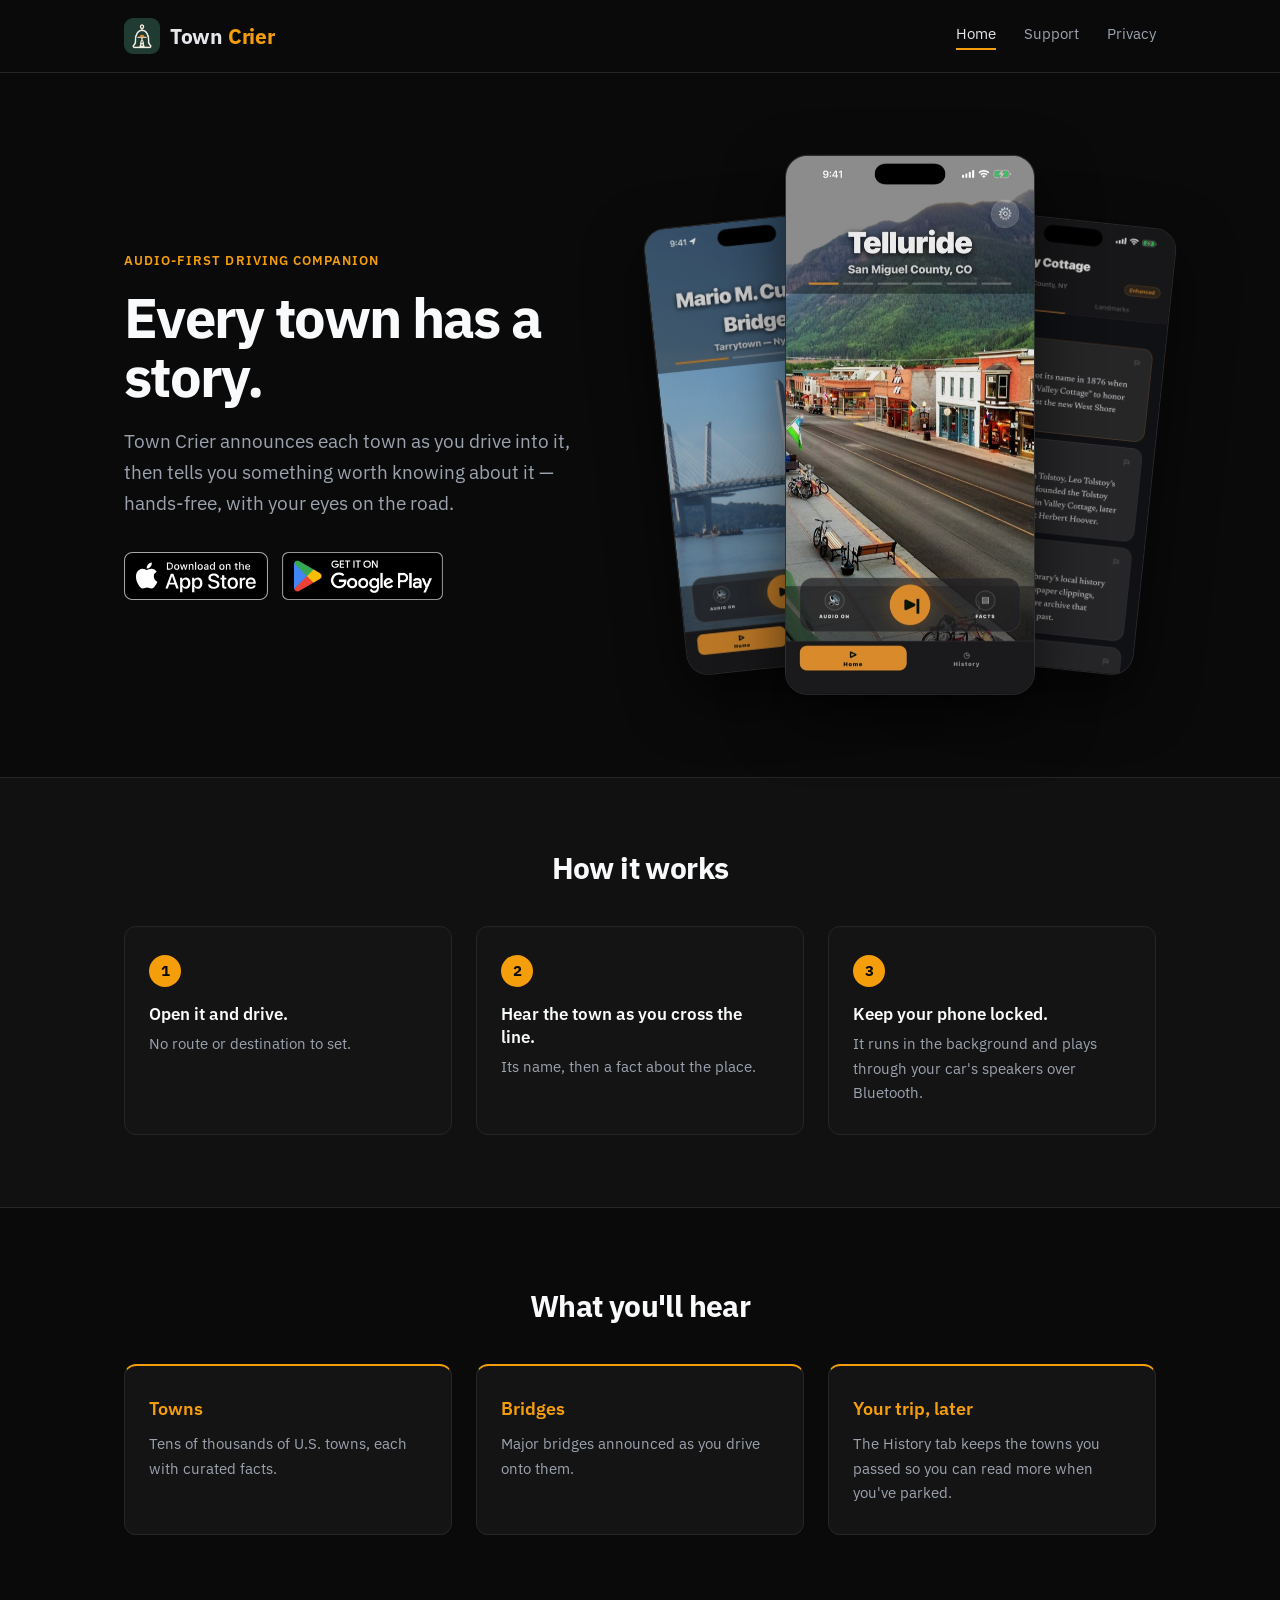
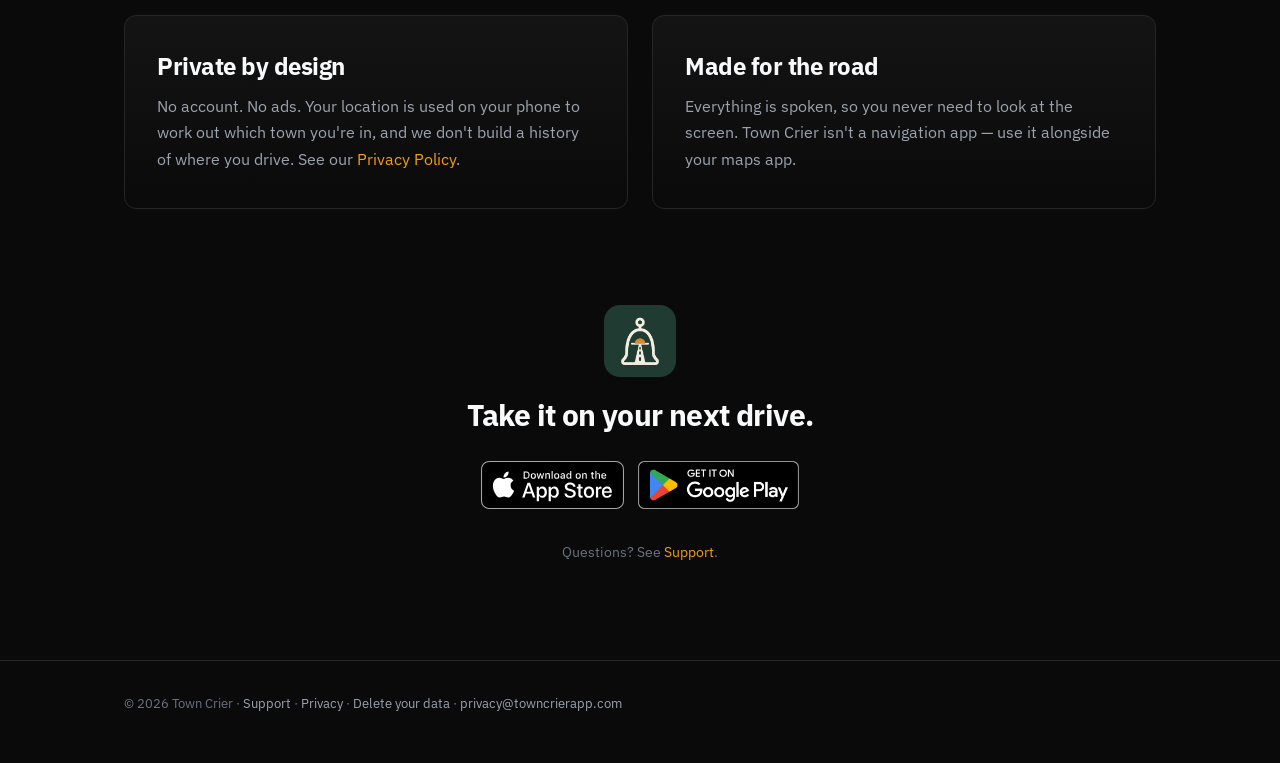
<file: index.html>
<!DOCTYPE html>
<html lang="en">
<head>
  <meta charset="UTF-8">
  <meta name="viewport" content="width=device-width, initial-scale=1.0">
  <title>Town Crier — Audio-first driving companion</title>
  <meta name="description" content="Town Crier announces each town as you drive into it, then shares a fact about the place — hands-free, with your eyes on the road. Free on iPhone and Android.">
  <link rel="canonical" href="https://towncrierapp.com/">
  <link rel="icon" href="/favicon.ico" sizes="any">
  <link rel="icon" href="/assets/favicon-32.png" type="image/png" sizes="32x32">
  <link rel="apple-touch-icon" href="/assets/apple-touch-icon.png">
  <link rel="preload" href="/assets/fonts/ibm-plex-sans-latin-400-normal.woff2" as="font" type="font/woff2" crossorigin>
  <link rel="preload" href="/assets/fonts/ibm-plex-sans-latin-700-normal.woff2" as="font" type="font/woff2" crossorigin>
  <meta name="theme-color" content="#0a0a0a">

  <meta name="apple-itunes-app" content="app-id=6803290087">

  <meta property="og:title" content="Town Crier — Every town has a story">
  <meta property="og:description" content="Hear each town as you drive into it, then something worth knowing about it. Free on iPhone and Android.">
  <meta property="og:url" content="https://towncrierapp.com/">
  <meta property="og:type" content="website">
  <meta property="og:site_name" content="Town Crier">
  <meta property="og:image" content="https://towncrierapp.com/assets/og-image.jpg">
  <meta property="og:image:width" content="1200">
  <meta property="og:image:height" content="630">
  <meta property="og:image:alt" content="Town Crier app screens announcing Telluride, Colorado and the Mario M. Cuomo Bridge">
  <meta name="twitter:card" content="summary_large_image">

  <script type="application/ld+json">
  {
    "@context": "https://schema.org",
    "@type": "MobileApplication",
    "name": "Town Crier",
    "alternateName": "Town Crier: Driving Companion",
    "operatingSystem": "iOS 15.1 or later, Android 7.0 or later",
    "applicationCategory": "TravelApplication",
    "offers": {
      "@type": "Offer",
      "price": "0",
      "priceCurrency": "USD"
    },
    "url": "https://towncrierapp.com/",
    "image": "https://towncrierapp.com/assets/icon-512.png",
    "screenshot": [
      "https://towncrierapp.com/assets/screen-town.jpg",
      "https://towncrierapp.com/assets/screen-bridge.jpg",
      "https://towncrierapp.com/assets/screen-facts.jpg"
    ],
    "installUrl": [
      "https://apps.apple.com/app/id6803290087",
      "https://play.google.com/store/apps/details?id=com.towncrierapp.app"
    ],
    "sameAs": [
      "https://apps.apple.com/app/id6803290087",
      "https://play.google.com/store/apps/details?id=com.towncrierapp.app"
    ],
    "description": "Town Crier announces each town as you drive into it, then shares a fact about the place — hands-free, with your eyes on the road."
  }
  </script>

  <!-- Put the visitor's own store first. Progressive enhancement: without JS both badges show, App Store first. -->
  <script>
    (function () {
      var ua = navigator.userAgent || '';
      var ios = /iPhone|iPad|iPod/.test(ua) || (navigator.platform === 'MacIntel' && navigator.maxTouchPoints > 1);
      if (/Android/i.test(ua)) document.documentElement.classList.add('is-android');
      else if (ios) document.documentElement.classList.add('is-ios');
    })();
  </script>

  <link rel="stylesheet" href="/style.css">
</head>
<body class="home">
  <header class="site-header">
    <div class="wrap">
      <a href="/" class="brand"><img src="/assets/icon-512.png" alt="" width="36" height="36">Town <span>Crier</span></a>
      <nav>
        <a href="/" class="active">Home</a>
        <a href="/support">Support</a>
        <a href="/privacy">Privacy</a>
      </nav>
    </div>
  </header>

  <main>
    <section class="hero wrap">
      <div class="hero-copy">
        <p class="eyebrow">Audio-first driving companion</p>
        <h1>Every town has a story.</h1>
        <p class="hero-subtitle">
          Town Crier announces each town as you drive into it, then tells you something worth knowing about it — hands-free, with your eyes on the road.
        </p>
        <div class="stores">
          <a class="store store-apple" href="https://apps.apple.com/app/id6803290087">
            <img src="/assets/app-store-badge-black.svg" alt="Download on the App Store" width="144" height="48">
          </a>
          <a class="store store-google" href="https://play.google.com/store/apps/details?id=com.towncrierapp.app">
            <img src="/assets/google-play-badge.png" alt="Get it on Google Play" width="161" height="48">
          </a>
        </div>
      </div>

      <div class="shots" aria-label="App screenshots">
        <img class="shot shot-bridge" src="/assets/screen-bridge.jpg" alt="Town Crier announcing the Mario M. Cuomo Bridge between Tarrytown and Nyack" width="450" height="977">
        <img class="shot shot-town" src="/assets/screen-town.jpg" alt="Town Crier announcing Telluride, Colorado with a photo of the town" width="450" height="977">
        <img class="shot shot-facts" src="/assets/screen-facts.jpg" alt="Town Crier's list of curated facts about Valley Cottage, New York" width="450" height="977">
      </div>
    </section>

    <section class="band">
      <div class="wrap">
        <h2>How it works</h2>
        <ol class="steps">
          <li>
            <span class="step-num">1</span>
            <h3>Open it and drive.</h3>
            <p>No route or destination to set.</p>
          </li>
          <li>
            <span class="step-num">2</span>
            <h3>Hear the town as you cross the line.</h3>
            <p>Its name, then a fact about the place.</p>
          </li>
          <li>
            <span class="step-num">3</span>
            <h3>Keep your phone locked.</h3>
            <p>It runs in the background and plays through your car's speakers over Bluetooth.</p>
          </li>
        </ol>
      </div>
    </section>

    <section class="wrap section">
      <h2>What you'll hear</h2>
      <div class="cards">
        <div class="card">
          <h3>Towns</h3>
          <p>Tens of thousands of U.S. towns, each with curated facts.</p>
        </div>
        <div class="card">
          <h3>Bridges</h3>
          <p>Major bridges announced as you drive onto them.</p>
        </div>
        <div class="card">
          <h3>Your trip, later</h3>
          <p>The History tab keeps the towns you passed so you can read more when you've parked.</p>
        </div>
      </div>
    </section>

    <section class="wrap section">
      <div class="pair">
        <div class="panel">
          <h2>Private by design</h2>
          <p>No account. No ads. Your location is used on your phone to work out which town you're in, and we don't build a history of where you drive. See our <a href="/privacy">Privacy Policy</a>.</p>
        </div>
        <div class="panel">
          <h2>Made for the road</h2>
          <p>Everything is spoken, so you never need to look at the screen. Town Crier isn't a navigation app — use it alongside your maps app.</p>
        </div>
      </div>
    </section>

    <section class="wrap cta">
      <img src="/assets/icon-512.png" alt="" width="72" height="72">
      <h2>Take it on your next drive.</h2>
      <div class="stores">
        <a class="store store-apple" href="https://apps.apple.com/app/id6803290087">
          <img src="/assets/app-store-badge-black.svg" alt="Download on the App Store" width="144" height="48">
        </a>
        <a class="store store-google" href="https://play.google.com/store/apps/details?id=com.towncrierapp.app">
          <img src="/assets/google-play-badge.png" alt="Get it on Google Play" width="161" height="48">
        </a>
      </div>
      <p class="support-line">Questions? See <a href="/support">Support</a>.</p>
    </section>
  </main>

  <footer class="site-footer">
    <div class="wrap">
      <p>&copy; 2026 Town Crier · <a href="/support">Support</a> · <a href="/privacy">Privacy</a> · <a href="/delete-data">Delete your data</a> · <a href="mailto:privacy@towncrierapp.com">privacy@towncrierapp.com</a></p>
    </div>
  </footer>
</body>
</html>
</file>
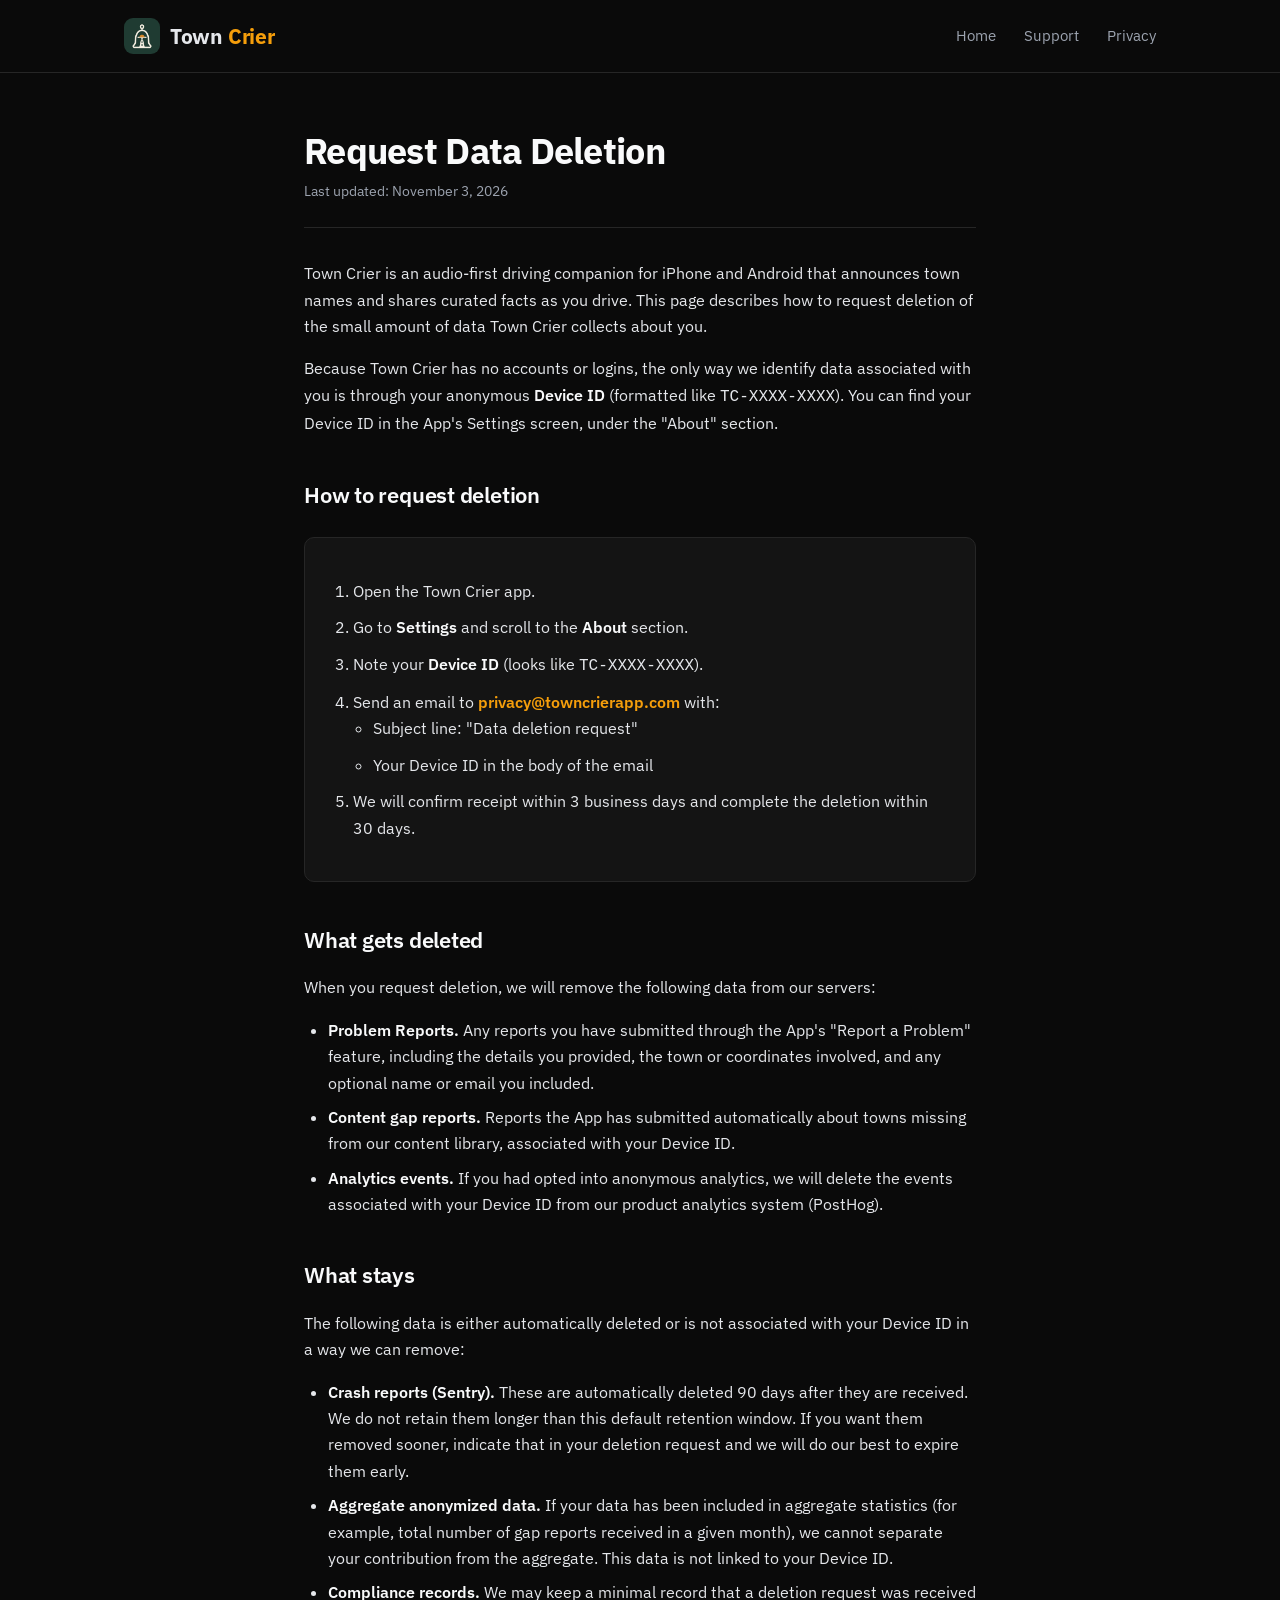
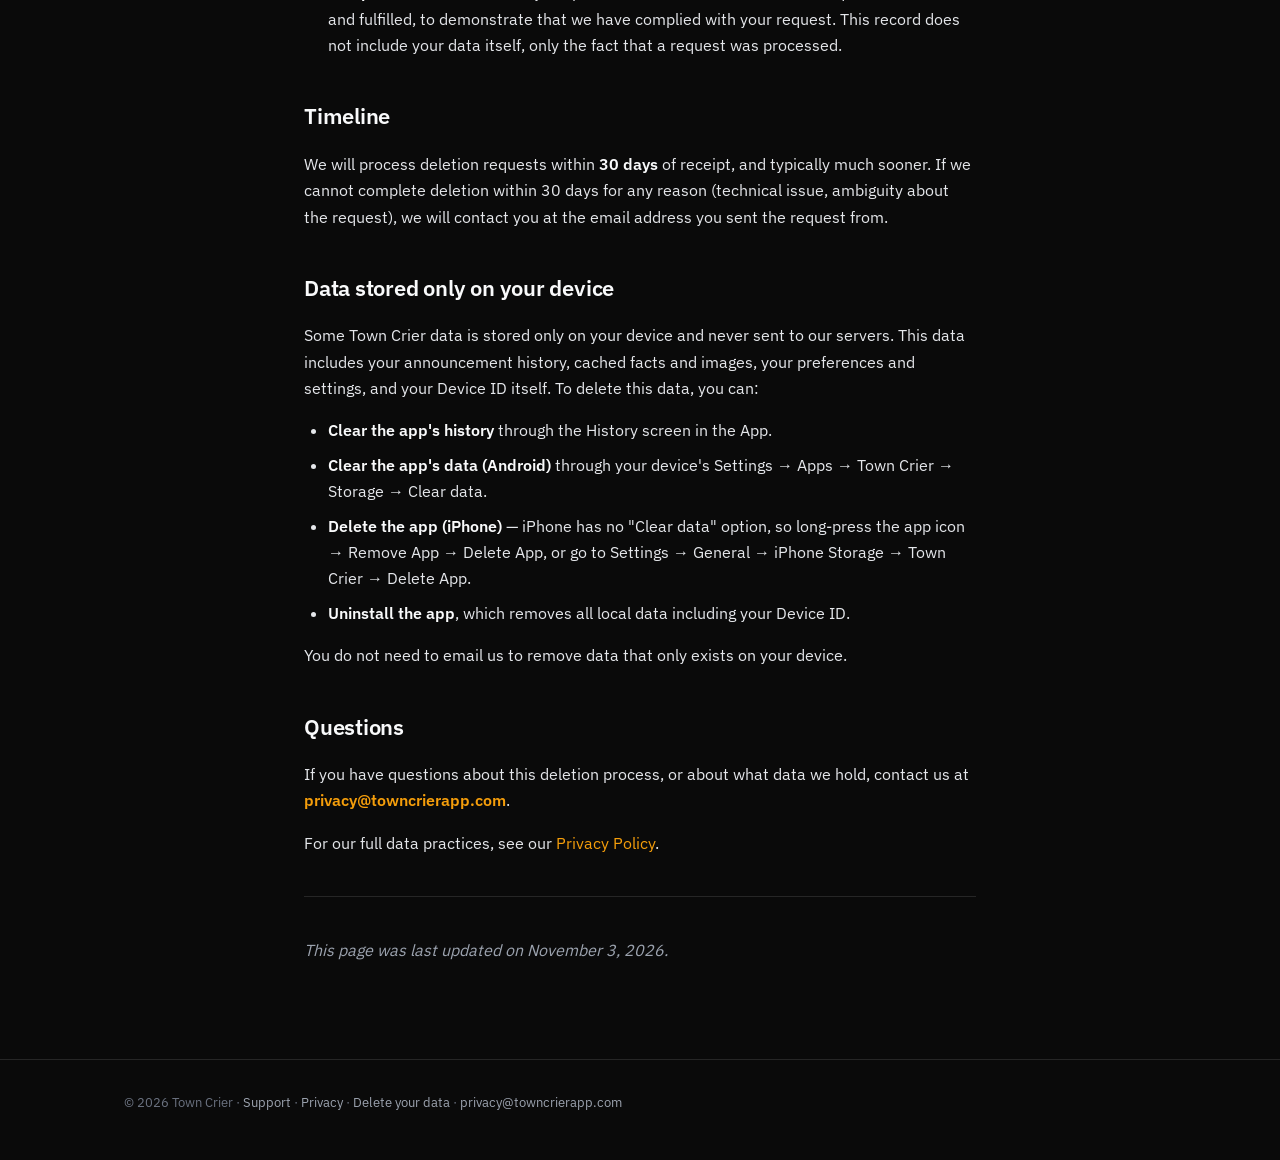
<file: delete-data.html>
<!DOCTYPE html>
<html lang="en">
<head>
  <meta charset="UTF-8">
  <meta name="viewport" content="width=device-width, initial-scale=1.0">
  <title>Request Data Deletion — Town Crier</title>
  <meta name="description" content="How to request deletion of your Town Crier data.">
  <link rel="canonical" href="https://towncrierapp.com/delete-data">
  <link rel="icon" href="/favicon.ico" sizes="any">
  <link rel="icon" href="/assets/favicon-32.png" type="image/png" sizes="32x32">
  <link rel="apple-touch-icon" href="/assets/apple-touch-icon.png">
  <meta name="theme-color" content="#0a0a0a">

  <meta property="og:title" content="Request Data Deletion — Town Crier">
  <meta property="og:description" content="How to request deletion of your Town Crier data.">
  <meta property="og:url" content="https://towncrierapp.com/delete-data">
  <meta property="og:type" content="website">
  <meta property="og:image" content="https://towncrierapp.com/assets/og-image.jpg">
  <meta property="og:image:width" content="1200">
  <meta property="og:image:height" content="630">
  <meta name="twitter:card" content="summary_large_image">

  <link rel="stylesheet" href="/style.css">
</head>
<body>
  <header class="site-header">
    <div class="wrap">
      <a href="/" class="brand"><img src="/assets/icon-512.png" alt="" width="36" height="36">Town <span>Crier</span></a>
      <nav>
        <a href="/">Home</a>
        <a href="/support">Support</a>
        <a href="/privacy">Privacy</a>
      </nav>
    </div>
  </header>

    <main class="prose">
      <h1>Request Data Deletion</h1>
      <div class="effective-date">Last updated: November 3, 2026</div>

      <p>Town Crier is an audio-first driving companion for iPhone and Android that announces town names and shares curated facts as you drive. This page describes how to request deletion of the small amount of data Town Crier collects about you.</p>

      <p>Because Town Crier has no accounts or logins, the only way we identify data associated with you is through your anonymous <strong>Device ID</strong> (formatted like <code>TC-XXXX-XXXX</code>). You can find your Device ID in the App's Settings screen, under the "About" section.</p>

      <h2>How to request deletion</h2>

      <div class="summary-box">
        <ol>
          <li>Open the Town Crier app.</li>
          <li>Go to <strong>Settings</strong> and scroll to the <strong>About</strong> section.</li>
          <li>Note your <strong>Device ID</strong> (looks like <code>TC-XXXX-XXXX</code>).</li>
          <li>Send an email to <strong><a href="mailto:privacy@towncrierapp.com">privacy@towncrierapp.com</a></strong> with:
            <ul>
              <li>Subject line: "Data deletion request"</li>
              <li>Your Device ID in the body of the email</li>
            </ul>
          </li>
          <li>We will confirm receipt within 3 business days and complete the deletion within 30 days.</li>
        </ol>
      </div>

      <h2>What gets deleted</h2>

      <p>When you request deletion, we will remove the following data from our servers:</p>

      <ul>
        <li><strong>Problem Reports.</strong> Any reports you have submitted through the App's "Report a Problem" feature, including the details you provided, the town or coordinates involved, and any optional name or email you included.</li>
        <li><strong>Content gap reports.</strong> Reports the App has submitted automatically about towns missing from our content library, associated with your Device ID.</li>
        <li><strong>Analytics events.</strong> If you had opted into anonymous analytics, we will delete the events associated with your Device ID from our product analytics system (PostHog).</li>
      </ul>

      <h2>What stays</h2>

      <p>The following data is either automatically deleted or is not associated with your Device ID in a way we can remove:</p>

      <ul>
        <li><strong>Crash reports (Sentry).</strong> These are automatically deleted 90 days after they are received. We do not retain them longer than this default retention window. If you want them removed sooner, indicate that in your deletion request and we will do our best to expire them early.</li>
        <li><strong>Aggregate anonymized data.</strong> If your data has been included in aggregate statistics (for example, total number of gap reports received in a given month), we cannot separate your contribution from the aggregate. This data is not linked to your Device ID.</li>
        <li><strong>Compliance records.</strong> We may keep a minimal record that a deletion request was received and fulfilled, to demonstrate that we have complied with your request. This record does not include your data itself, only the fact that a request was processed.</li>
      </ul>

      <h2>Timeline</h2>

      <p>We will process deletion requests within <strong>30 days</strong> of receipt, and typically much sooner. If we cannot complete deletion within 30 days for any reason (technical issue, ambiguity about the request), we will contact you at the email address you sent the request from.</p>

      <h2>Data stored only on your device</h2>

      <p>Some Town Crier data is stored only on your device and never sent to our servers. This data includes your announcement history, cached facts and images, your preferences and settings, and your Device ID itself. To delete this data, you can:</p>

      <ul>
        <li><strong>Clear the app's history</strong> through the History screen in the App.</li>
        <li><strong>Clear the app's data (Android)</strong> through your device's Settings → Apps → Town Crier → Storage → Clear data.</li>
        <li><strong>Delete the app (iPhone)</strong> — iPhone has no "Clear data" option, so long-press the app icon → Remove App → Delete App, or go to Settings → General → iPhone Storage → Town Crier → Delete App.</li>
        <li><strong>Uninstall the app</strong>, which removes all local data including your Device ID.</li>
      </ul>

      <p>You do not need to email us to remove data that only exists on your device.</p>

      <h2>Questions</h2>

      <p>If you have questions about this deletion process, or about what data we hold, contact us at <strong><a href="mailto:privacy@towncrierapp.com">privacy@towncrierapp.com</a></strong>.</p>

      <p>For our full data practices, see our <a href="/privacy">Privacy Policy</a>.</p>

      <hr>

      <p><em>This page was last updated on November 3, 2026.</em></p>
    </main>

    <footer class="site-footer">
    <div class="wrap">
      <p>&copy; 2026 Town Crier · <a href="/support">Support</a> · <a href="/privacy">Privacy</a> · <a href="/delete-data">Delete your data</a> · <a href="mailto:privacy@towncrierapp.com">privacy@towncrierapp.com</a></p>
    </div>
  </footer>
</body>
</html>
</file>
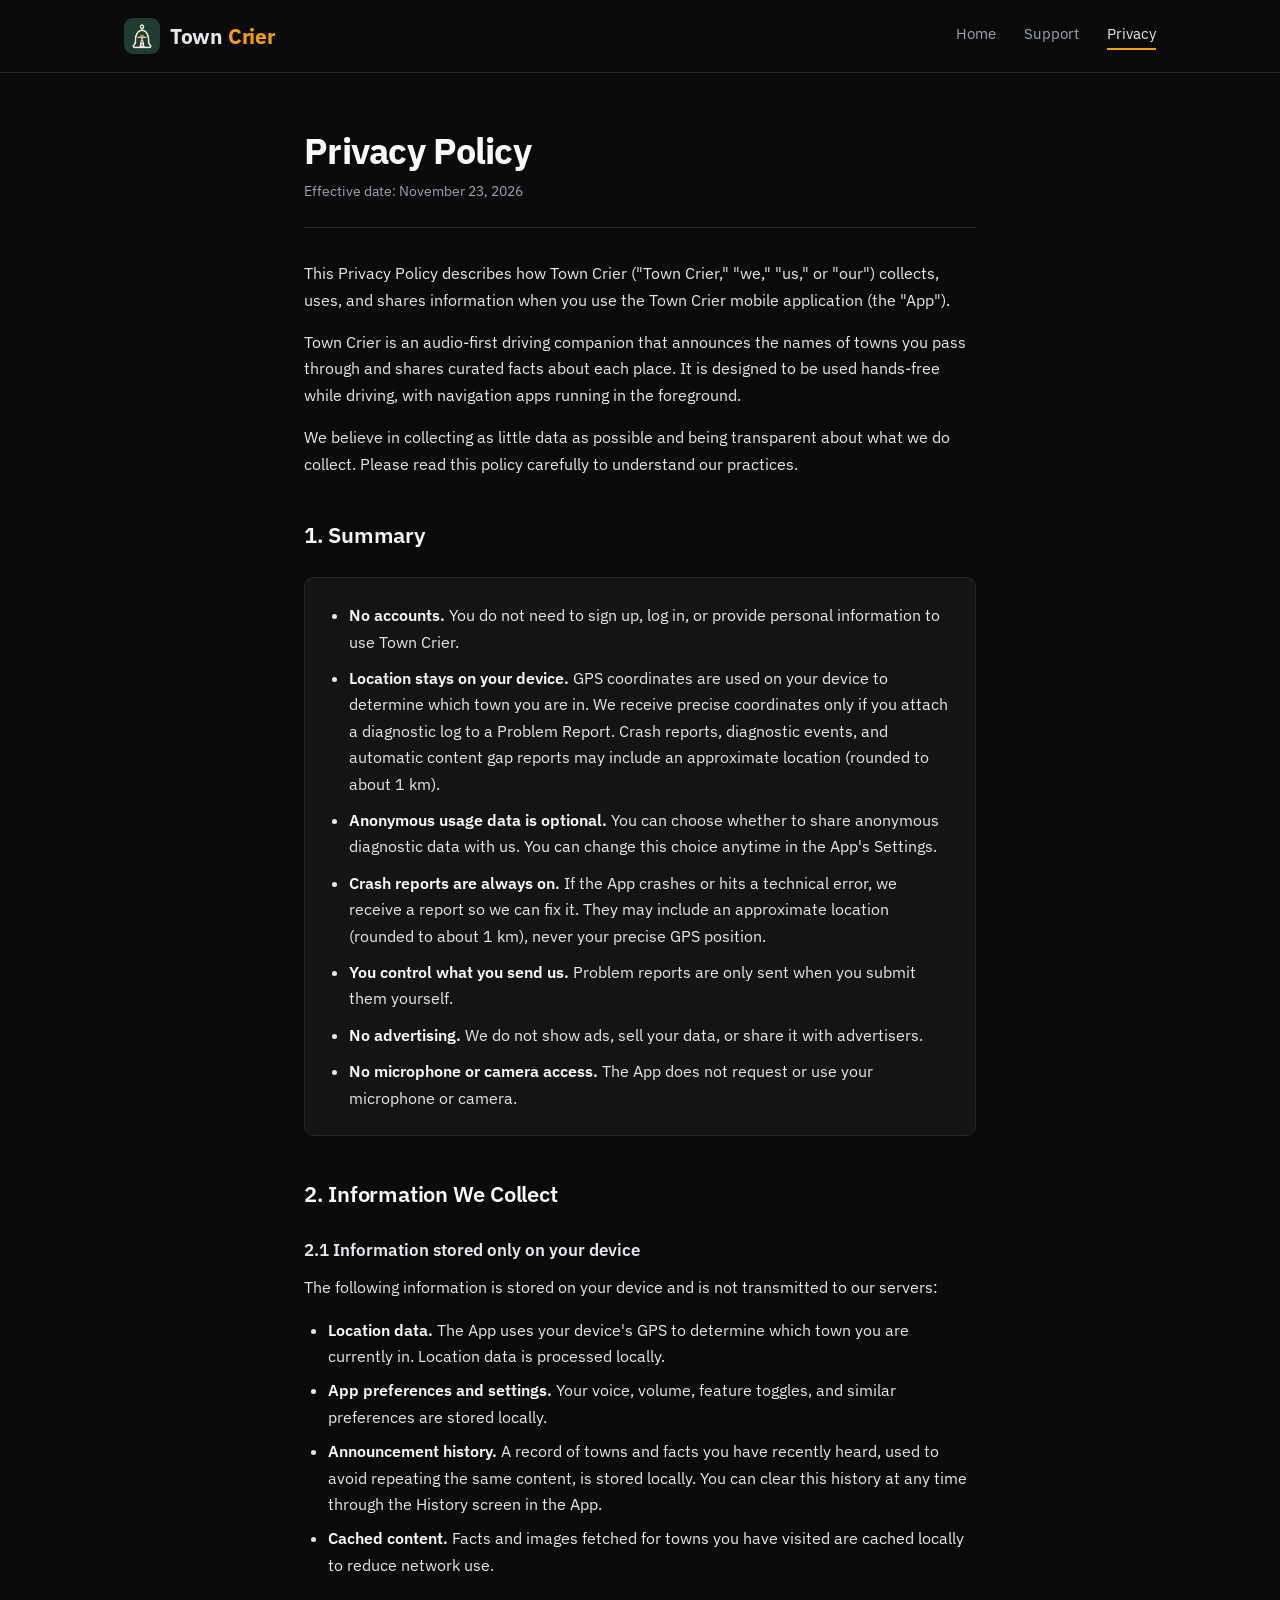
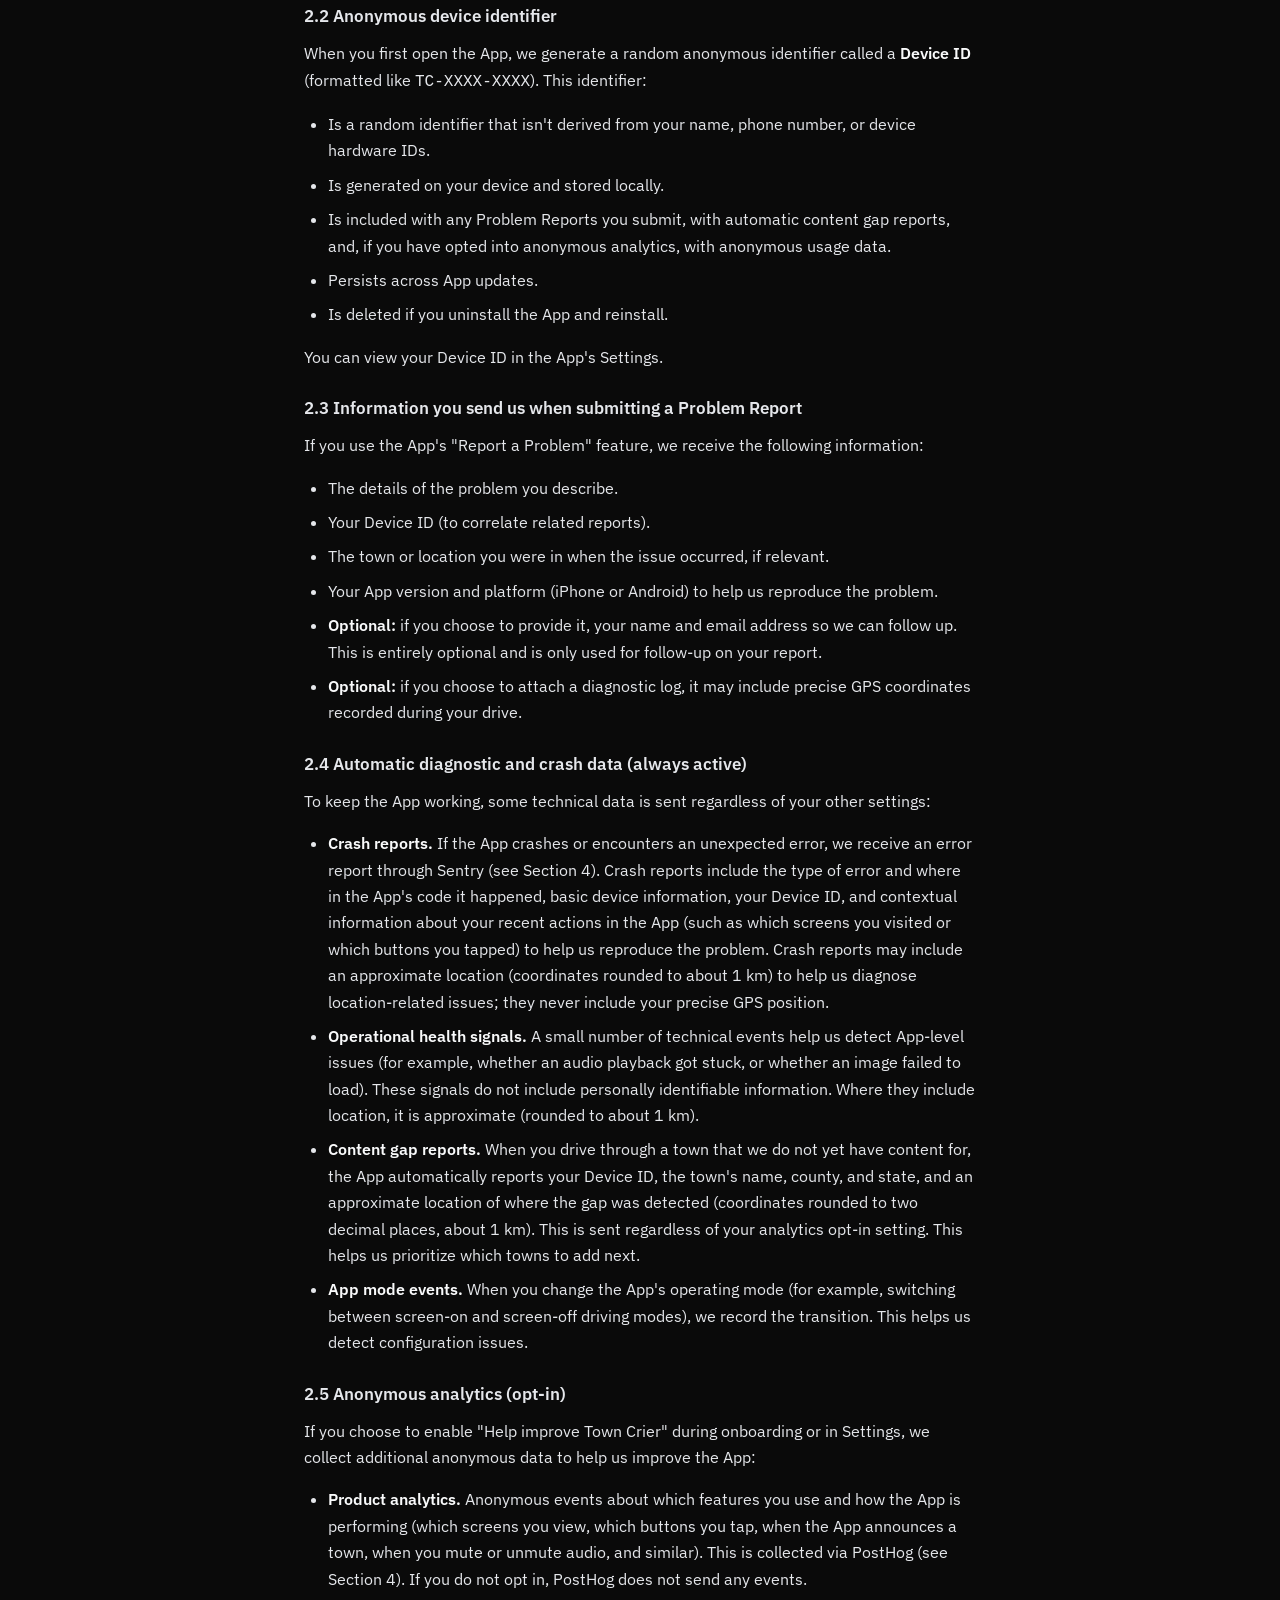
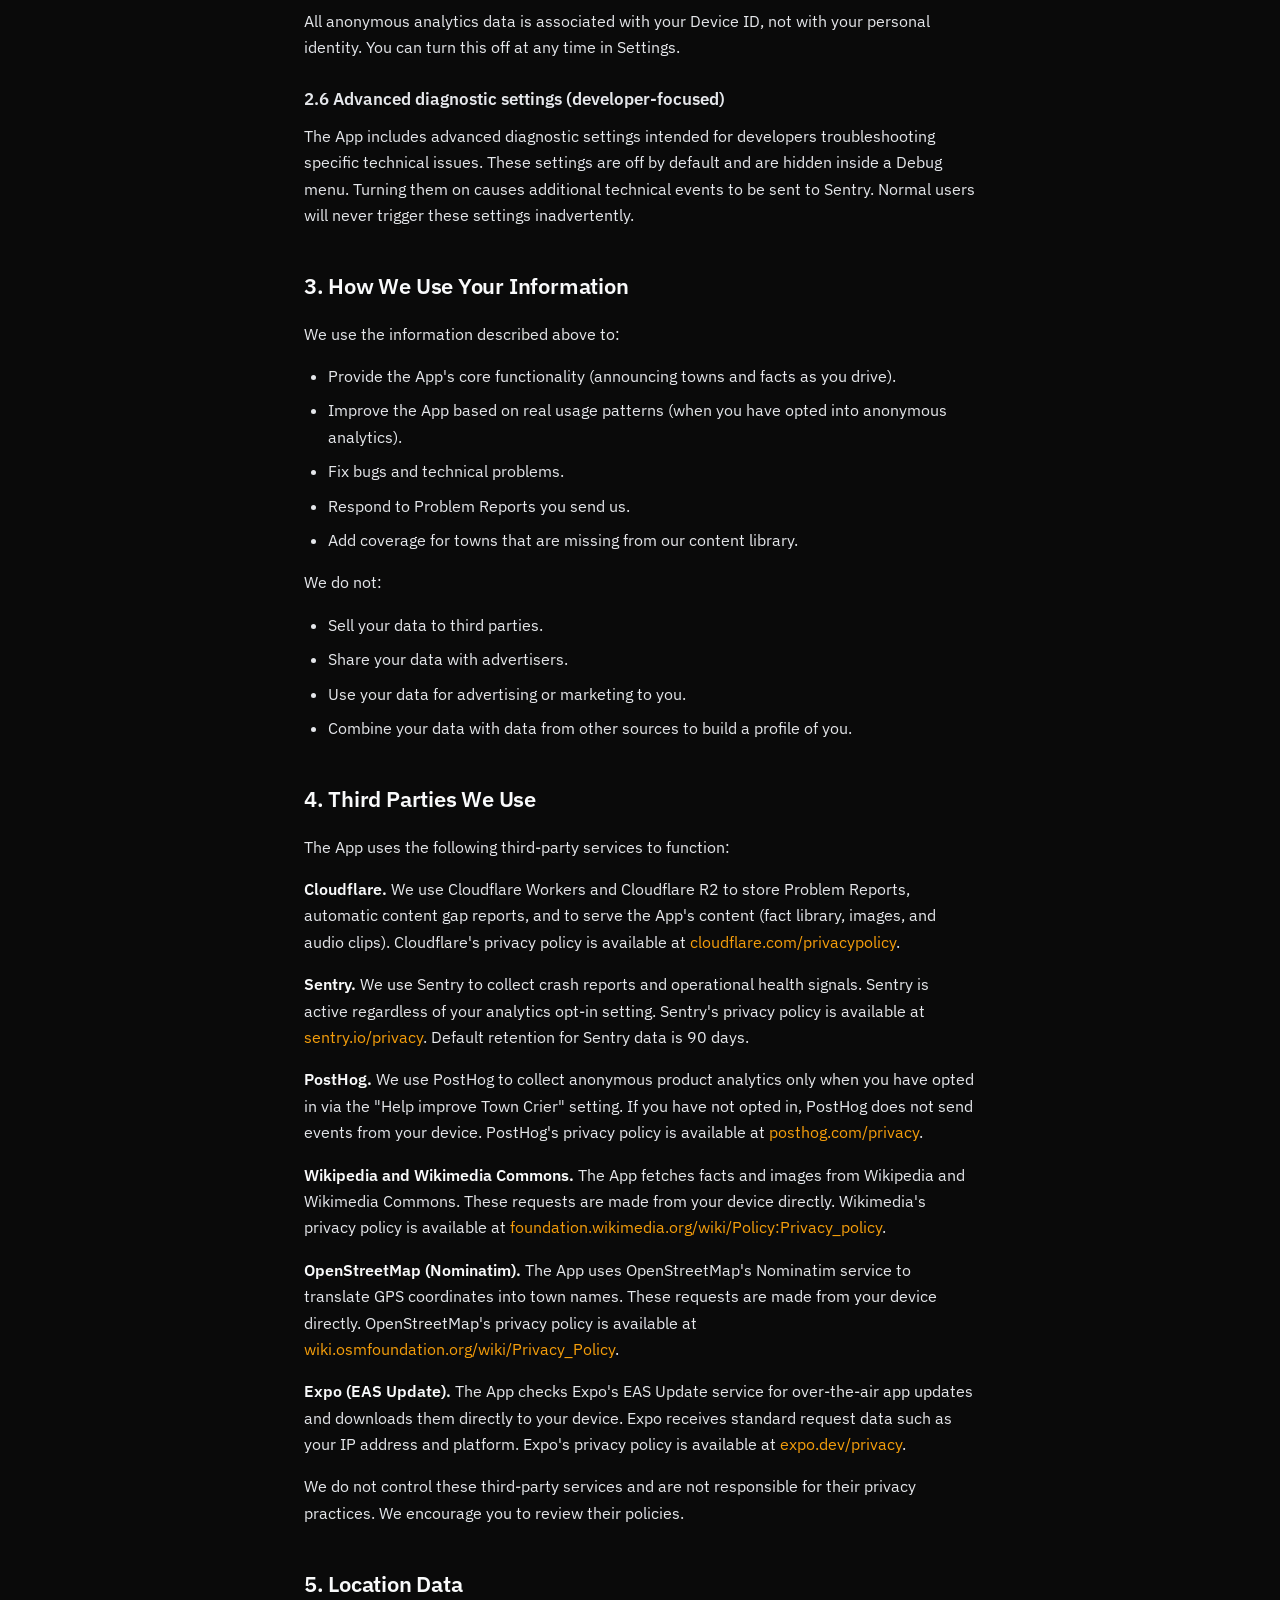
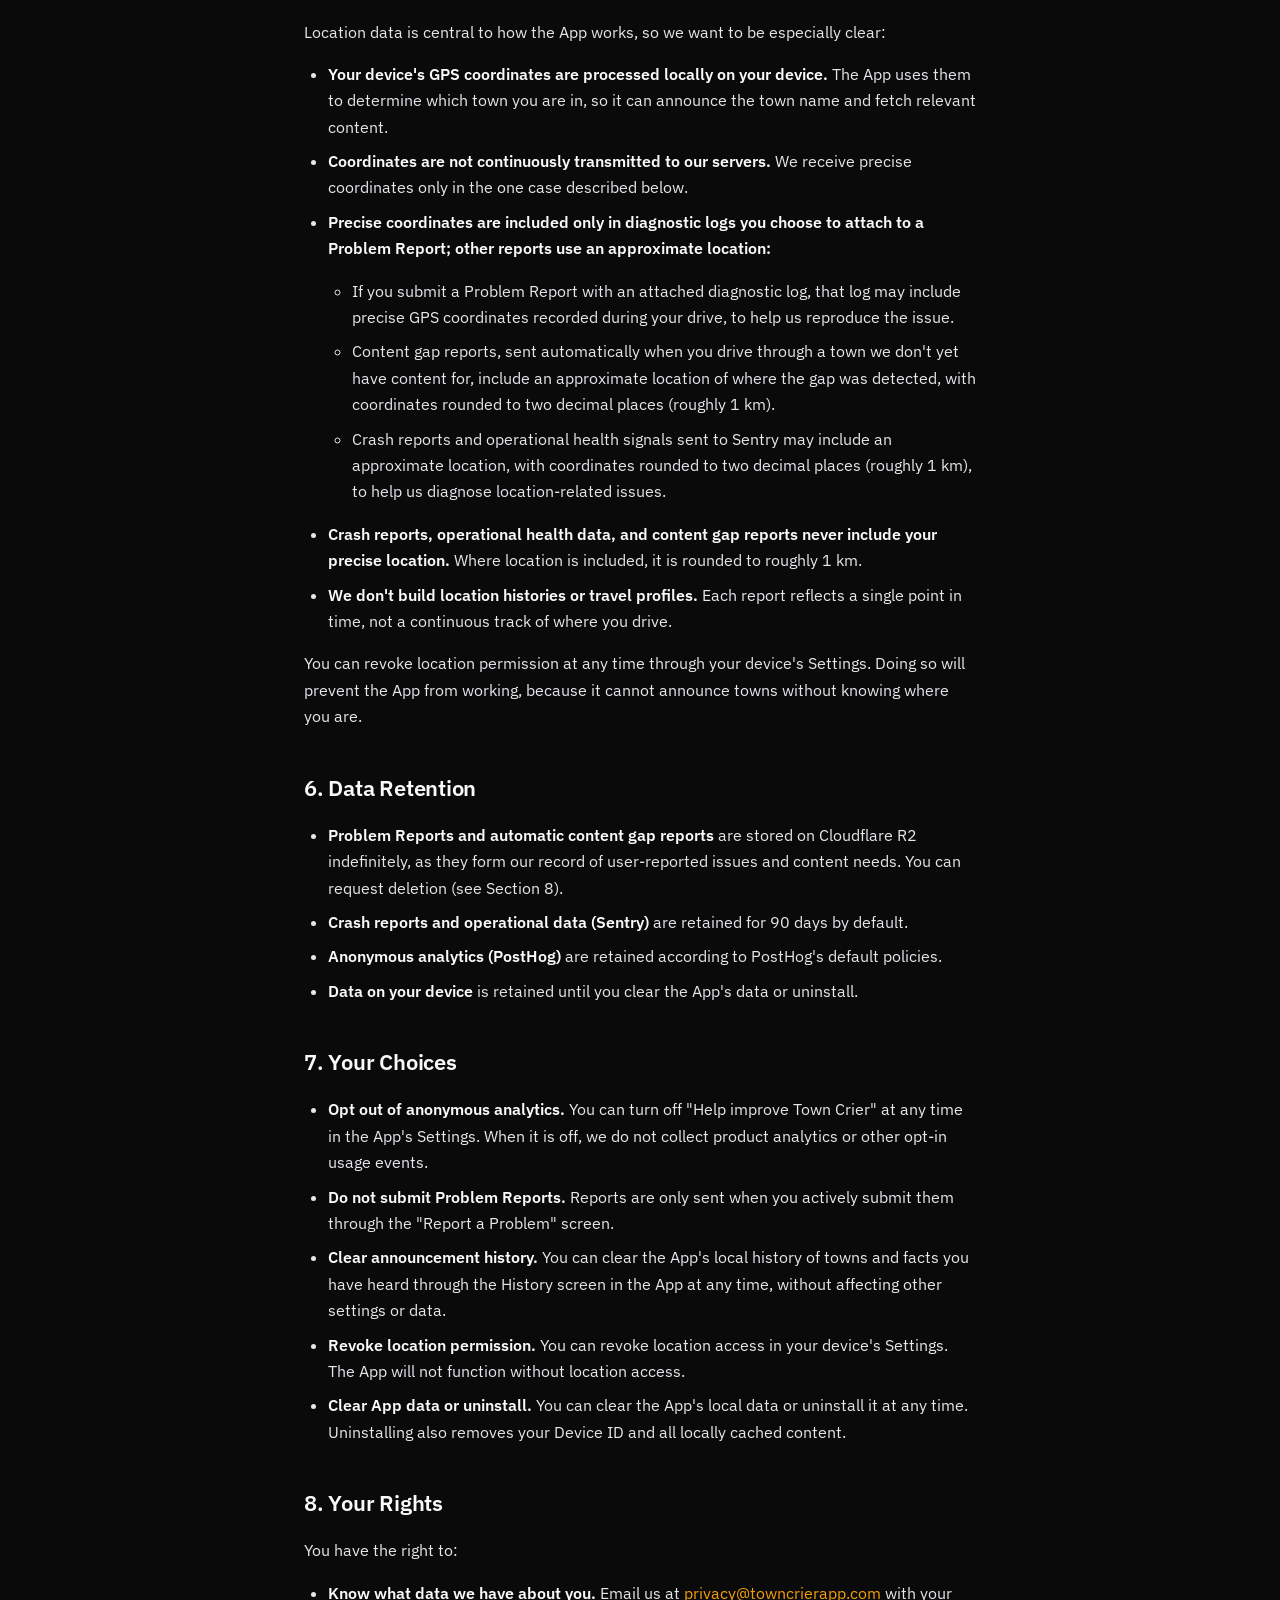
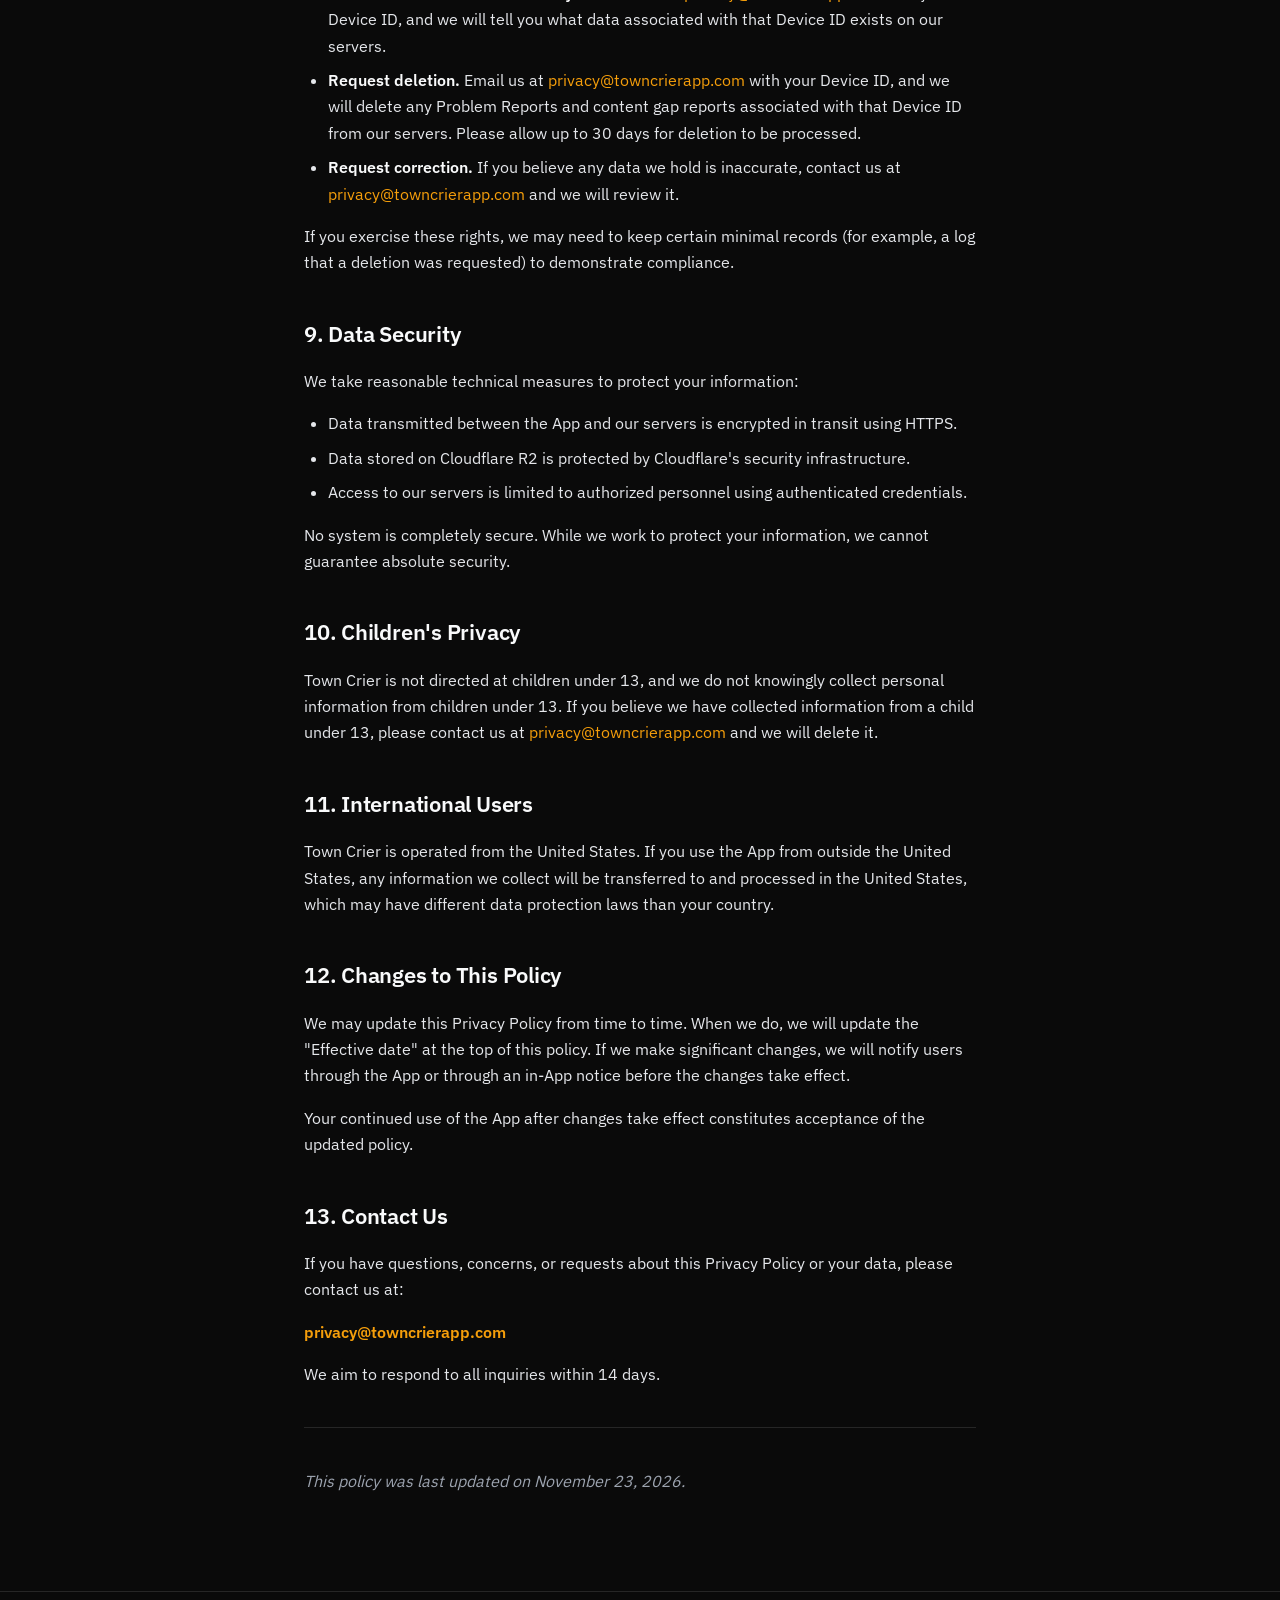
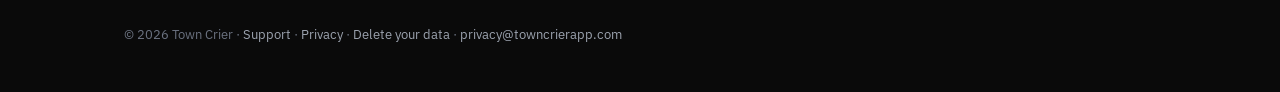
<file: privacy.html>
<!DOCTYPE html>
<html lang="en">
<head>
  <meta charset="UTF-8">
  <meta name="viewport" content="width=device-width, initial-scale=1.0">
  <title>Privacy Policy — Town Crier</title>
  <meta name="description" content="Privacy policy for the Town Crier app.">
  <link rel="canonical" href="https://towncrierapp.com/privacy">
  <link rel="icon" href="/favicon.ico" sizes="any">
  <link rel="icon" href="/assets/favicon-32.png" type="image/png" sizes="32x32">
  <link rel="apple-touch-icon" href="/assets/apple-touch-icon.png">
  <meta name="theme-color" content="#0a0a0a">

  <meta property="og:title" content="Privacy Policy — Town Crier">
  <meta property="og:description" content="Privacy policy for the Town Crier app.">
  <meta property="og:url" content="https://towncrierapp.com/privacy">
  <meta property="og:type" content="website">
  <meta property="og:image" content="https://towncrierapp.com/assets/og-image.jpg">
  <meta property="og:image:width" content="1200">
  <meta property="og:image:height" content="630">
  <meta name="twitter:card" content="summary_large_image">

  <link rel="stylesheet" href="/style.css">
</head>
<body>
  <header class="site-header">
    <div class="wrap">
      <a href="/" class="brand"><img src="/assets/icon-512.png" alt="" width="36" height="36">Town <span>Crier</span></a>
      <nav>
        <a href="/">Home</a>
        <a href="/support">Support</a>
        <a href="/privacy" class="active">Privacy</a>
      </nav>
    </div>
  </header>

    <main class="prose">
      <h1>Privacy Policy</h1>
      <div class="effective-date">Effective date: November 23, 2026</div>

      <p>This Privacy Policy describes how Town Crier ("Town Crier," "we," "us," or "our") collects, uses, and shares information when you use the Town Crier mobile application (the "App").</p>

      <p>Town Crier is an audio-first driving companion that announces the names of towns you pass through and shares curated facts about each place. It is designed to be used hands-free while driving, with navigation apps running in the foreground.</p>

      <p>We believe in collecting as little data as possible and being transparent about what we do collect. Please read this policy carefully to understand our practices.</p>

      <h2>1. Summary</h2>
      <div class="summary-box">
        <ul>
          <li><strong>No accounts.</strong> You do not need to sign up, log in, or provide personal information to use Town Crier.</li>
          <li><strong>Location stays on your device.</strong> GPS coordinates are used on your device to determine which town you are in. We receive precise coordinates only if you attach a diagnostic log to a Problem Report. Crash reports, diagnostic events, and automatic content gap reports may include an approximate location (rounded to about 1 km).</li>
          <li><strong>Anonymous usage data is optional.</strong> You can choose whether to share anonymous diagnostic data with us. You can change this choice anytime in the App's Settings.</li>
          <li><strong>Crash reports are always on.</strong> If the App crashes or hits a technical error, we receive a report so we can fix it. They may include an approximate location (rounded to about 1 km), never your precise GPS position.</li>
          <li><strong>You control what you send us.</strong> Problem reports are only sent when you submit them yourself.</li>
          <li><strong>No advertising.</strong> We do not show ads, sell your data, or share it with advertisers.</li>
          <li><strong>No microphone or camera access.</strong> The App does not request or use your microphone or camera.</li>
        </ul>
      </div>

      <h2>2. Information We Collect</h2>

      <h3>2.1 Information stored only on your device</h3>
      <p>The following information is stored on your device and is not transmitted to our servers:</p>
      <ul>
        <li><strong>Location data.</strong> The App uses your device's GPS to determine which town you are currently in. Location data is processed locally.</li>
        <li><strong>App preferences and settings.</strong> Your voice, volume, feature toggles, and similar preferences are stored locally.</li>
        <li><strong>Announcement history.</strong> A record of towns and facts you have recently heard, used to avoid repeating the same content, is stored locally. You can clear this history at any time through the History screen in the App.</li>
        <li><strong>Cached content.</strong> Facts and images fetched for towns you have visited are cached locally to reduce network use.</li>
      </ul>

      <h3>2.2 Anonymous device identifier</h3>
      <p>When you first open the App, we generate a random anonymous identifier called a <strong>Device ID</strong> (formatted like <code>TC-XXXX-XXXX</code>). This identifier:</p>
      <ul>
        <li>Is a random identifier that isn't derived from your name, phone number, or device hardware IDs.</li>
        <li>Is generated on your device and stored locally.</li>
        <li>Is included with any Problem Reports you submit, with automatic content gap reports, and, if you have opted into anonymous analytics, with anonymous usage data.</li>
        <li>Persists across App updates.</li>
        <li>Is deleted if you uninstall the App and reinstall.</li>
      </ul>
      <p>You can view your Device ID in the App's Settings.</p>

      <h3>2.3 Information you send us when submitting a Problem Report</h3>
      <p>If you use the App's "Report a Problem" feature, we receive the following information:</p>
      <ul>
        <li>The details of the problem you describe.</li>
        <li>Your Device ID (to correlate related reports).</li>
        <li>The town or location you were in when the issue occurred, if relevant.</li>
        <li>Your App version and platform (iPhone or Android) to help us reproduce the problem.</li>
        <li><strong>Optional:</strong> if you choose to provide it, your name and email address so we can follow up. This is entirely optional and is only used for follow-up on your report.</li>
        <li><strong>Optional:</strong> if you choose to attach a diagnostic log, it may include precise GPS coordinates recorded during your drive.</li>
      </ul>

      <h3>2.4 Automatic diagnostic and crash data (always active)</h3>
      <p>To keep the App working, some technical data is sent regardless of your other settings:</p>
      <ul>
        <li><strong>Crash reports.</strong> If the App crashes or encounters an unexpected error, we receive an error report through Sentry (see Section 4). Crash reports include the type of error and where in the App's code it happened, basic device information, your Device ID, and contextual information about your recent actions in the App (such as which screens you visited or which buttons you tapped) to help us reproduce the problem. Crash reports may include an approximate location (coordinates rounded to about 1 km) to help us diagnose location-related issues; they never include your precise GPS position.</li>
        <li><strong>Operational health signals.</strong> A small number of technical events help us detect App-level issues (for example, whether an audio playback got stuck, or whether an image failed to load). These signals do not include personally identifiable information. Where they include location, it is approximate (rounded to about 1 km).</li>
        <li><strong>Content gap reports.</strong> When you drive through a town that we do not yet have content for, the App automatically reports your Device ID, the town's name, county, and state, and an approximate location of where the gap was detected (coordinates rounded to two decimal places, about 1 km). This is sent regardless of your analytics opt-in setting. This helps us prioritize which towns to add next.</li>
        <li><strong>App mode events.</strong> When you change the App's operating mode (for example, switching between screen-on and screen-off driving modes), we record the transition. This helps us detect configuration issues.</li>
      </ul>

      <h3>2.5 Anonymous analytics (opt-in)</h3>
      <p>If you choose to enable "Help improve Town Crier" during onboarding or in Settings, we collect additional anonymous data to help us improve the App:</p>
      <ul>
        <li><strong>Product analytics.</strong> Anonymous events about which features you use and how the App is performing (which screens you view, which buttons you tap, when the App announces a town, when you mute or unmute audio, and similar). This is collected via PostHog (see Section 4). If you do not opt in, PostHog does not send any events.</li>
      </ul>
      <p>All anonymous analytics data is associated with your Device ID, not with your personal identity. You can turn this off at any time in Settings.</p>

      <h3>2.6 Advanced diagnostic settings (developer-focused)</h3>
      <p>The App includes advanced diagnostic settings intended for developers troubleshooting specific technical issues. These settings are off by default and are hidden inside a Debug menu. Turning them on causes additional technical events to be sent to Sentry. Normal users will never trigger these settings inadvertently.</p>

      <h2>3. How We Use Your Information</h2>
      <p>We use the information described above to:</p>
      <ul>
        <li>Provide the App's core functionality (announcing towns and facts as you drive).</li>
        <li>Improve the App based on real usage patterns (when you have opted into anonymous analytics).</li>
        <li>Fix bugs and technical problems.</li>
        <li>Respond to Problem Reports you send us.</li>
        <li>Add coverage for towns that are missing from our content library.</li>
      </ul>
      <p>We do not:</p>
      <ul>
        <li>Sell your data to third parties.</li>
        <li>Share your data with advertisers.</li>
        <li>Use your data for advertising or marketing to you.</li>
        <li>Combine your data with data from other sources to build a profile of you.</li>
      </ul>

      <h2>4. Third Parties We Use</h2>
      <p>The App uses the following third-party services to function:</p>

      <p><strong>Cloudflare.</strong> We use Cloudflare Workers and Cloudflare R2 to store Problem Reports, automatic content gap reports, and to serve the App's content (fact library, images, and audio clips). Cloudflare's privacy policy is available at <a href="https://www.cloudflare.com/privacypolicy/">cloudflare.com/privacypolicy</a>.</p>

      <p><strong>Sentry.</strong> We use Sentry to collect crash reports and operational health signals. Sentry is active regardless of your analytics opt-in setting. Sentry's privacy policy is available at <a href="https://sentry.io/privacy/">sentry.io/privacy</a>. Default retention for Sentry data is 90 days.</p>

      <p><strong>PostHog.</strong> We use PostHog to collect anonymous product analytics only when you have opted in via the "Help improve Town Crier" setting. If you have not opted in, PostHog does not send events from your device. PostHog's privacy policy is available at <a href="https://posthog.com/privacy">posthog.com/privacy</a>.</p>

      <p><strong>Wikipedia and Wikimedia Commons.</strong> The App fetches facts and images from Wikipedia and Wikimedia Commons. These requests are made from your device directly. Wikimedia's privacy policy is available at <a href="https://foundation.wikimedia.org/wiki/Policy:Privacy_policy">foundation.wikimedia.org/wiki/Policy:Privacy_policy</a>.</p>

      <p><strong>OpenStreetMap (Nominatim).</strong> The App uses OpenStreetMap's Nominatim service to translate GPS coordinates into town names. These requests are made from your device directly. OpenStreetMap's privacy policy is available at <a href="https://wiki.osmfoundation.org/wiki/Privacy_Policy">wiki.osmfoundation.org/wiki/Privacy_Policy</a>.</p>

      <p><strong>Expo (EAS Update).</strong> The App checks Expo's EAS Update service for over-the-air app updates and downloads them directly to your device. Expo receives standard request data such as your IP address and platform. Expo's privacy policy is available at <a href="https://expo.dev/privacy">expo.dev/privacy</a>.</p>

      <p>We do not control these third-party services and are not responsible for their privacy practices. We encourage you to review their policies.</p>

      <h2>5. Location Data</h2>
      <p>Location data is central to how the App works, so we want to be especially clear:</p>
      <ul>
        <li><strong>Your device's GPS coordinates are processed locally on your device.</strong> The App uses them to determine which town you are in, so it can announce the town name and fetch relevant content.</li>
        <li><strong>Coordinates are not continuously transmitted to our servers.</strong> We receive precise coordinates only in the one case described below.</li>
        <li><strong>Precise coordinates are included only in diagnostic logs you choose to attach to a Problem Report; other reports use an approximate location:</strong>
          <ul>
            <li>If you submit a Problem Report with an attached diagnostic log, that log may include precise GPS coordinates recorded during your drive, to help us reproduce the issue.</li>
            <li>Content gap reports, sent automatically when you drive through a town we don't yet have content for, include an approximate location of where the gap was detected, with coordinates rounded to two decimal places (roughly 1 km).</li>
            <li>Crash reports and operational health signals sent to Sentry may include an approximate location, with coordinates rounded to two decimal places (roughly 1 km), to help us diagnose location-related issues.</li>
          </ul>
        </li>
        <li><strong>Crash reports, operational health data, and content gap reports never include your precise location.</strong> Where location is included, it is rounded to roughly 1 km.</li>
        <li><strong>We don't build location histories or travel profiles.</strong> Each report reflects a single point in time, not a continuous track of where you drive.</li>
      </ul>
      <p>You can revoke location permission at any time through your device's Settings. Doing so will prevent the App from working, because it cannot announce towns without knowing where you are.</p>

      <h2>6. Data Retention</h2>
      <ul>
        <li><strong>Problem Reports and automatic content gap reports</strong> are stored on Cloudflare R2 indefinitely, as they form our record of user-reported issues and content needs. You can request deletion (see Section 8).</li>
        <li><strong>Crash reports and operational data (Sentry)</strong> are retained for 90 days by default.</li>
        <li><strong>Anonymous analytics (PostHog)</strong> are retained according to PostHog's default policies.</li>
        <li><strong>Data on your device</strong> is retained until you clear the App's data or uninstall.</li>
      </ul>

      <h2>7. Your Choices</h2>
      <ul>
        <li><strong>Opt out of anonymous analytics.</strong> You can turn off "Help improve Town Crier" at any time in the App's Settings. When it is off, we do not collect product analytics or other opt-in usage events.</li>
        <li><strong>Do not submit Problem Reports.</strong> Reports are only sent when you actively submit them through the "Report a Problem" screen.</li>
        <li><strong>Clear announcement history.</strong> You can clear the App's local history of towns and facts you have heard through the History screen in the App at any time, without affecting other settings or data.</li>
        <li><strong>Revoke location permission.</strong> You can revoke location access in your device's Settings. The App will not function without location access.</li>
        <li><strong>Clear App data or uninstall.</strong> You can clear the App's local data or uninstall it at any time. Uninstalling also removes your Device ID and all locally cached content.</li>
      </ul>

      <h2>8. Your Rights</h2>
      <p>You have the right to:</p>
      <ul>
        <li><strong>Know what data we have about you.</strong> Email us at <a href="mailto:privacy@towncrierapp.com">privacy@towncrierapp.com</a> with your Device ID, and we will tell you what data associated with that Device ID exists on our servers.</li>
        <li><strong>Request deletion.</strong> Email us at <a href="mailto:privacy@towncrierapp.com">privacy@towncrierapp.com</a> with your Device ID, and we will delete any Problem Reports and content gap reports associated with that Device ID from our servers. Please allow up to 30 days for deletion to be processed.</li>
        <li><strong>Request correction.</strong> If you believe any data we hold is inaccurate, contact us at <a href="mailto:privacy@towncrierapp.com">privacy@towncrierapp.com</a> and we will review it.</li>
      </ul>
      <p>If you exercise these rights, we may need to keep certain minimal records (for example, a log that a deletion was requested) to demonstrate compliance.</p>

      <h2>9. Data Security</h2>
      <p>We take reasonable technical measures to protect your information:</p>
      <ul>
        <li>Data transmitted between the App and our servers is encrypted in transit using HTTPS.</li>
        <li>Data stored on Cloudflare R2 is protected by Cloudflare's security infrastructure.</li>
        <li>Access to our servers is limited to authorized personnel using authenticated credentials.</li>
      </ul>
      <p>No system is completely secure. While we work to protect your information, we cannot guarantee absolute security.</p>

      <h2>10. Children's Privacy</h2>
      <p>Town Crier is not directed at children under 13, and we do not knowingly collect personal information from children under 13. If you believe we have collected information from a child under 13, please contact us at <a href="mailto:privacy@towncrierapp.com">privacy@towncrierapp.com</a> and we will delete it.</p>

      <h2>11. International Users</h2>
      <p>Town Crier is operated from the United States. If you use the App from outside the United States, any information we collect will be transferred to and processed in the United States, which may have different data protection laws than your country.</p>

      <h2>12. Changes to This Policy</h2>
      <p>We may update this Privacy Policy from time to time. When we do, we will update the "Effective date" at the top of this policy. If we make significant changes, we will notify users through the App or through an in-App notice before the changes take effect.</p>
      <p>Your continued use of the App after changes take effect constitutes acceptance of the updated policy.</p>

      <h2>13. Contact Us</h2>
      <p>If you have questions, concerns, or requests about this Privacy Policy or your data, please contact us at:</p>
      <p><strong><a href="mailto:privacy@towncrierapp.com">privacy@towncrierapp.com</a></strong></p>
      <p>We aim to respond to all inquiries within 14 days.</p>

      <hr>

      <p><em>This policy was last updated on November 23, 2026.</em></p>
    </main>

    <footer class="site-footer">
    <div class="wrap">
      <p>&copy; 2026 Town Crier · <a href="/support">Support</a> · <a href="/privacy">Privacy</a> · <a href="/delete-data">Delete your data</a> · <a href="mailto:privacy@towncrierapp.com">privacy@towncrierapp.com</a></p>
    </div>
  </footer>
</body>
</html>
</file>
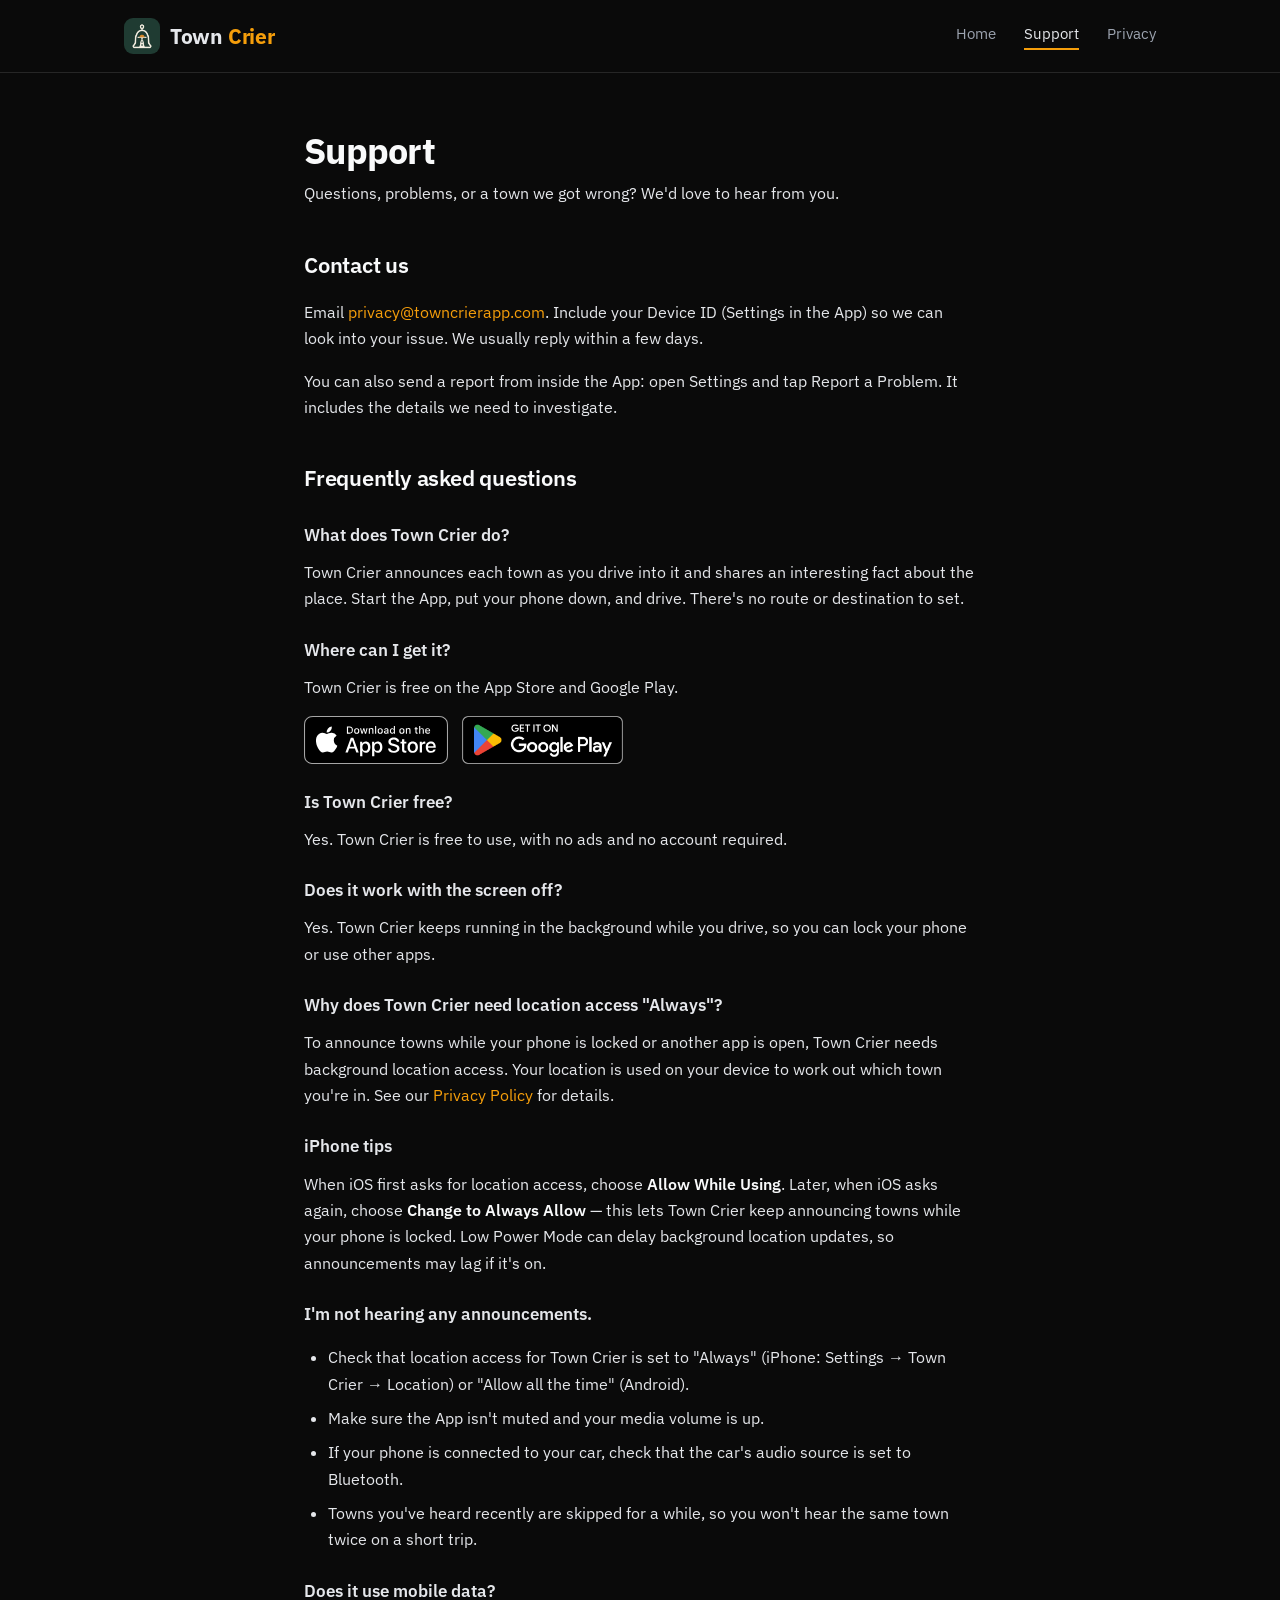
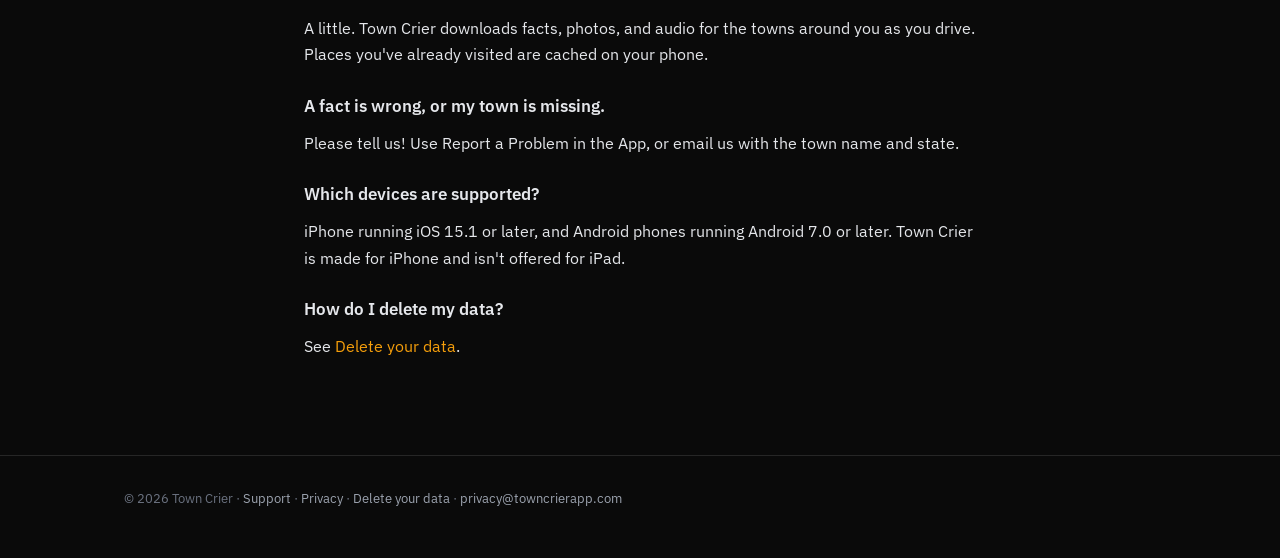
<file: support.html>
<!DOCTYPE html>
<html lang="en">
<head>
  <meta charset="UTF-8">
  <meta name="viewport" content="width=device-width, initial-scale=1.0">
  <title>Support — Town Crier</title>
  <meta name="description" content="Support and frequently asked questions for the Town Crier app.">
  <link rel="canonical" href="https://towncrierapp.com/support">
  <link rel="icon" href="/favicon.ico" sizes="any">
  <link rel="icon" href="/assets/favicon-32.png" type="image/png" sizes="32x32">
  <link rel="apple-touch-icon" href="/assets/apple-touch-icon.png">
  <meta name="theme-color" content="#0a0a0a">
  <meta name="apple-itunes-app" content="app-id=6803290087">

  <meta property="og:title" content="Support — Town Crier">
  <meta property="og:description" content="Support and frequently asked questions for the Town Crier app.">
  <meta property="og:url" content="https://towncrierapp.com/support">
  <meta property="og:type" content="website">
  <meta property="og:image" content="https://towncrierapp.com/assets/og-image.jpg">
  <meta property="og:image:width" content="1200">
  <meta property="og:image:height" content="630">
  <meta name="twitter:card" content="summary_large_image">

  <link rel="stylesheet" href="/style.css">
</head>
<body>
  <header class="site-header">
    <div class="wrap">
      <a href="/" class="brand"><img src="/assets/icon-512.png" alt="" width="36" height="36">Town <span>Crier</span></a>
      <nav>
        <a href="/">Home</a>
        <a href="/support" class="active">Support</a>
        <a href="/privacy">Privacy</a>
      </nav>
    </div>
  </header>

    <main class="prose">
      <h1>Support</h1>

      <p>Questions, problems, or a town we got wrong? We'd love to hear from you.</p>

      <h2>Contact us</h2>

      <p>Email <a href="mailto:privacy@towncrierapp.com">privacy@towncrierapp.com</a>. Include your Device ID (Settings in the App) so we can look into your issue. We usually reply within a few days.</p>
      <noscript><p>If the link above doesn't open your mail app, our email address is privacy@towncrierapp.com.</p></noscript>

      <p>You can also send a report from inside the App: open Settings and tap Report a Problem. It includes the details we need to investigate.</p>

      <h2>Frequently asked questions</h2>

      <h3>What does Town Crier do?</h3>
      <p>Town Crier announces each town as you drive into it and shares an interesting fact about the place. Start the App, put your phone down, and drive. There's no route or destination to set.</p>

      <h3>Where can I get it?</h3>
      <p>Town Crier is free on the App Store and Google Play.</p>
      <div class="stores">
        <a class="store store-apple" href="https://apps.apple.com/app/id6803290087"><img src="/assets/app-store-badge-black.svg" alt="Download on the App Store" width="144" height="48"></a>
        <a class="store store-google" href="https://play.google.com/store/apps/details?id=com.towncrierapp.app"><img src="/assets/google-play-badge.png" alt="Get it on Google Play" width="161" height="48"></a>
      </div>

      <h3>Is Town Crier free?</h3>
      <p>Yes. Town Crier is free to use, with no ads and no account required.</p>

      <h3>Does it work with the screen off?</h3>
      <p>Yes. Town Crier keeps running in the background while you drive, so you can lock your phone or use other apps.</p>

      <h3>Why does Town Crier need location access "Always"?</h3>
      <p>To announce towns while your phone is locked or another app is open, Town Crier needs background location access. Your location is used on your device to work out which town you're in. See our <a href="/privacy">Privacy Policy</a> for details.</p>

      <h3>iPhone tips</h3>
      <p>When iOS first asks for location access, choose <strong>Allow While Using</strong>. Later, when iOS asks again, choose <strong>Change to Always Allow</strong> — this lets Town Crier keep announcing towns while your phone is locked. Low Power Mode can delay background location updates, so announcements may lag if it's on.</p>

      <h3>I'm not hearing any announcements.</h3>
      <ul>
        <li>Check that location access for Town Crier is set to "Always" (iPhone: Settings → Town Crier → Location) or "Allow all the time" (Android).</li>
        <li>Make sure the App isn't muted and your media volume is up.</li>
        <li>If your phone is connected to your car, check that the car's audio source is set to Bluetooth.</li>
        <li>Towns you've heard recently are skipped for a while, so you won't hear the same town twice on a short trip.</li>
      </ul>

      <h3>Does it use mobile data?</h3>
      <p>A little. Town Crier downloads facts, photos, and audio for the towns around you as you drive. Places you've already visited are cached on your phone.</p>

      <h3>A fact is wrong, or my town is missing.</h3>
      <p>Please tell us! Use Report a Problem in the App, or email us with the town name and state.</p>

      <h3>Which devices are supported?</h3>
      <p>iPhone running iOS 15.1 or later, and Android phones running Android 7.0 or later. Town Crier is made for iPhone and isn't offered for iPad.</p>

      <h3>How do I delete my data?</h3>
      <p>See <a href="/delete-data">Delete your data</a>.</p>
    </main>

    <footer class="site-footer">
    <div class="wrap">
      <p>&copy; 2026 Town Crier · <a href="/support">Support</a> · <a href="/privacy">Privacy</a> · <a href="/delete-data">Delete your data</a> · <a href="mailto:privacy@towncrierapp.com">privacy@towncrierapp.com</a></p>
    </div>
  </footer>
</body>
</html>
</file>
<file: style.css>
/* Town Crier — site styles */

/* IBM Plex Sans, self-hosted (SIL Open Font License — see /assets/fonts/OFL.txt) */
@font-face {
  font-family: 'IBM Plex Sans';
  font-style: normal;
  font-weight: 400;
  font-display: swap;
  src: url('/assets/fonts/ibm-plex-sans-latin-400-normal.woff2') format('woff2');
}
@font-face {
  font-family: 'IBM Plex Sans';
  font-style: normal;
  font-weight: 600;
  font-display: swap;
  src: url('/assets/fonts/ibm-plex-sans-latin-600-normal.woff2') format('woff2');
}
@font-face {
  font-family: 'IBM Plex Sans';
  font-style: normal;
  font-weight: 700;
  font-display: swap;
  src: url('/assets/fonts/ibm-plex-sans-latin-700-normal.woff2') format('woff2');
}

:root {
  --color-bg: #0a0a0a;
  --color-bg-elevated: #141414;
  --color-bg-band: #111111;
  --color-text: #e5e7eb;
  --color-text-strong: #f9fafb;
  --color-text-muted: #9ca3af;
  --color-text-dim: #6b7280;
  --color-accent: #f59e0b;
  --color-accent-dim: #d97706;
  --color-border: #262626;
  --font-body: 'IBM Plex Sans', -apple-system, BlinkMacSystemFont, 'Segoe UI', Roboto, Helvetica, Arial, sans-serif;
  --wrap: 1080px;
  --prose: 720px;
}

* {
  box-sizing: border-box;
  margin: 0;
  padding: 0;
}

html {
  font-size: 16px;
  scroll-behavior: smooth;
  -webkit-text-size-adjust: 100%;
}

body {
  background: var(--color-bg);
  color: var(--color-text);
  font-family: var(--font-body);
  line-height: 1.65;
  min-height: 100vh;
}

img { max-width: 100%; }

a { color: var(--color-accent); text-decoration: none; }

.wrap {
  max-width: var(--wrap);
  margin: 0 auto;
  padding: 0 24px;
}

/* ── Header ─────────────────────────────────────────── */

.site-header {
  border-bottom: 1px solid var(--color-border);
}

.site-header .wrap {
  display: flex;
  align-items: center;
  justify-content: space-between;
  gap: 16px;
  height: 72px;
}

.brand {
  display: inline-flex;
  align-items: center;
  gap: 10px;
  font-size: 21px;
  font-weight: 700;
  letter-spacing: -0.02em;
  color: var(--color-text);
  white-space: nowrap;
}

.brand img {
  width: 36px;
  height: 36px;
  border-radius: 9px;
  display: block;
}

.brand span { color: var(--color-accent); margin-left: -4px; }

nav {
  display: flex;
  gap: 28px;
}

nav a {
  color: var(--color-text-muted);
  font-size: 15px;
  transition: color 0.15s;
}

nav a:hover { color: var(--color-accent); }

nav a.active {
  color: var(--color-text);
  box-shadow: inset 0 -2px 0 var(--color-accent);
  padding-bottom: 3px;
}

/* ── Footer ─────────────────────────────────────────── */

.site-footer {
  margin-top: 96px;
  border-top: 1px solid var(--color-border);
  padding: 32px 0 48px;
  color: var(--color-text-dim);
  font-size: 13px;
}

.site-footer a { color: var(--color-text-muted); }
.site-footer a:hover { color: var(--color-accent); }

/* ── Store badges ───────────────────────────────────── */

.stores {
  display: flex;
  align-items: center;
  gap: 14px;
  flex-wrap: wrap;
}

.store { display: block; line-height: 0; border-radius: 8px; transition: transform 0.15s, opacity 0.15s; }
.store:hover { transform: translateY(-1px); opacity: 0.9; }
.store img { height: 48px; width: auto; display: block; }

/* Visitor's own platform first */
.is-android .store-google { order: -1; }

/* ── Homepage: hero ─────────────────────────────────── */

.hero {
  display: grid;
  grid-template-columns: minmax(0, 1fr) minmax(0, 1fr);
  align-items: center;
  gap: 48px;
  padding-top: 72px;
  padding-bottom: 72px;
}

.eyebrow {
  color: var(--color-accent);
  font-size: 13px;
  font-weight: 600;
  letter-spacing: 0.08em;
  text-transform: uppercase;
  margin-bottom: 16px;
}

.hero h1 {
  font-size: 56px;
  font-weight: 700;
  letter-spacing: -0.03em;
  line-height: 1.05;
  color: var(--color-text-strong);
  margin-bottom: 20px;
}

.hero-subtitle {
  font-size: 19px;
  color: var(--color-text-muted);
  max-width: 460px;
  margin-bottom: 32px;
}

/* Fanned phones on desktop */
.shots {
  position: relative;
  height: 560px;
}

.shot {
  position: absolute;
  top: 50%;
  left: 50%;
  height: auto;
  border-radius: 22px;
  border: 1px solid #2f2f2f;
  box-shadow: 0 24px 60px rgba(0, 0, 0, 0.6);
}

.shot-town {
  width: 250px;
  transform: translate(-50%, -50%);
  z-index: 2;
}

.shot-bridge,
.shot-facts {
  width: 208px;
  z-index: 1;
  opacity: 0.85;
}

.shot-bridge { transform: translate(-118%, -46%) rotate(-6deg); }
.shot-facts  { transform: translate(18%, -46%) rotate(6deg); }

/* ── Homepage: sections ─────────────────────────────── */

.home h2 {
  font-size: 30px;
  font-weight: 700;
  letter-spacing: -0.02em;
  color: var(--color-text-strong);
  line-height: 1.2;
}

.band {
  background: var(--color-bg-band);
  border-top: 1px solid var(--color-border);
  border-bottom: 1px solid var(--color-border);
  padding: 72px 0;
}

.band h2,
.section > h2 {
  text-align: center;
  margin-bottom: 40px;
}

.steps {
  list-style: none;
  display: grid;
  grid-template-columns: repeat(3, 1fr);
  gap: 24px;
}

.steps li {
  background: var(--color-bg-elevated);
  border: 1px solid var(--color-border);
  border-radius: 12px;
  padding: 28px 24px;
}

.step-num {
  display: flex;
  align-items: center;
  justify-content: center;
  width: 32px;
  height: 32px;
  border-radius: 50%;
  background: var(--color-accent);
  color: var(--color-bg);
  font-weight: 700;
  font-size: 15px;
  margin-bottom: 16px;
}

.steps h3 {
  font-size: 17px;
  font-weight: 600;
  color: var(--color-text-strong);
  margin-bottom: 6px;
  line-height: 1.35;
}

.steps p { color: var(--color-text-muted); font-size: 15px; }

.section { padding-top: 80px; }

.cards {
  display: grid;
  grid-template-columns: repeat(3, 1fr);
  gap: 24px;
}

.card {
  background: var(--color-bg-elevated);
  border: 1px solid var(--color-border);
  border-top: 2px solid var(--color-accent);
  border-radius: 12px;
  padding: 28px 24px;
}

.card h3 {
  font-size: 18px;
  font-weight: 600;
  color: var(--color-accent);
  margin-bottom: 8px;
}

.card p { color: var(--color-text-muted); font-size: 15px; }

.pair {
  display: grid;
  grid-template-columns: 1fr 1fr;
  gap: 24px;
}

.panel {
  border: 1px solid var(--color-border);
  border-radius: 12px;
  padding: 36px 32px;
  background: linear-gradient(180deg, var(--color-bg-elevated), var(--color-bg));
}

.panel h2 { font-size: 24px; margin-bottom: 12px; }
.panel p { color: var(--color-text-muted); }
.panel a:hover { text-decoration: underline; }

.cta {
  text-align: center;
  padding-top: 96px;
  display: flex;
  flex-direction: column;
  align-items: center;
}

.cta > img {
  width: 72px;
  height: 72px;
  border-radius: 16px;
  margin-bottom: 20px;
}

.cta h2 { margin-bottom: 28px; }
.cta .stores { justify-content: center; }

.support-line {
  margin-top: 32px;
  font-size: 14px;
  color: var(--color-text-dim);
}

/* ── Document pages (Support, Privacy, Delete data) ── */

.prose {
  max-width: var(--prose);
  margin: 0 auto;
  padding: 56px 24px 0;
}

.prose h1 {
  font-size: 36px;
  font-weight: 700;
  color: var(--color-text-strong);
  letter-spacing: -0.02em;
  margin-bottom: 8px;
  line-height: 1.2;
}

.prose .effective-date {
  color: var(--color-text-muted);
  font-size: 14px;
  margin-bottom: 32px;
  padding-bottom: 24px;
  border-bottom: 1px solid var(--color-border);
}

.prose h2 {
  font-size: 22px;
  font-weight: 600;
  color: var(--color-text-strong);
  margin-top: 40px;
  margin-bottom: 16px;
  letter-spacing: -0.01em;
}

.prose h3 {
  font-size: 17px;
  font-weight: 600;
  color: var(--color-text);
  margin-top: 24px;
  margin-bottom: 10px;
}

.prose p { margin-bottom: 16px; }
.prose ul, .prose ol { margin: 16px 0; padding-left: 24px; }
.prose li { margin-bottom: 8px; }
.prose strong { font-weight: 600; color: var(--color-text-strong); }
.prose em { color: var(--color-text-muted); }
.prose hr { border: none; height: 1px; background: var(--color-border); margin: 40px 0; }

.prose a {
  border-bottom: 1px solid transparent;
  transition: border-color 0.15s;
}
.prose a:hover { border-bottom-color: var(--color-accent); }

.prose .stores { margin: 8px 0 16px; }
.prose .stores a, .prose .stores a:hover { border-bottom: none; }

.summary-box {
  background: var(--color-bg-elevated);
  border: 1px solid var(--color-border);
  border-radius: 10px;
  padding: 24px;
  margin: 24px 0;
}

.summary-box ul { margin: 0; padding-left: 20px; }
.summary-box li { margin-bottom: 10px; }
.summary-box li:last-child { margin-bottom: 0; }

/* ── Tablet ─────────────────────────────────────────── */

@media (max-width: 900px) {
  .hero {
    grid-template-columns: 1fr;
    text-align: center;
    padding-top: 48px;
    padding-bottom: 32px;
    gap: 32px;
  }

  .hero-subtitle { margin-left: auto; margin-right: auto; }
  .hero .stores { justify-content: center; }

  /* Fan becomes a swipeable strip */
  .shots {
    height: auto;
    display: flex;
    gap: 16px;
    overflow-x: auto;
    scroll-snap-type: x mandatory;
    -webkit-overflow-scrolling: touch;
    scrollbar-width: none;
    margin: 0 -24px;
    padding: 4px 24px 16px;
  }

  .shots::-webkit-scrollbar { display: none; }

  .shot,
  .shot-town,
  .shot-bridge,
  .shot-facts {
    position: static;
    transform: none;
    opacity: 1;
    flex: 0 0 auto;
    width: 220px;
    scroll-snap-align: center;
    border-radius: 18px;
    box-shadow: none;
  }

  /* Telluride first in the strip */
  .shot-town { order: -1; }

  .steps,
  .cards { grid-template-columns: 1fr; max-width: 560px; margin: 0 auto; }
  .pair { grid-template-columns: 1fr; }
}

/* ── Phone ──────────────────────────────────────────── */

@media (max-width: 600px) {
  .wrap { padding: 0 20px; }

  .site-header .wrap { height: 64px; }
  .brand { font-size: 19px; }
  .brand img { width: 32px; height: 32px; }
  nav { gap: 18px; }
  nav a { font-size: 14px; }

  .hero h1 { font-size: 38px; }
  .hero-subtitle { font-size: 17px; }

  .shots { margin: 0 -20px; padding: 4px 20px 16px; }
  .shot, .shot-town, .shot-bridge, .shot-facts { width: 72vw; max-width: 260px; }

  .home h2 { font-size: 26px; }
  .band { padding: 56px 0; }
  .section { padding-top: 64px; }
  .panel { padding: 28px 24px; }
  .cta { padding-top: 72px; }
  .site-footer { margin-top: 72px; }

  .prose { padding-top: 40px; }
  .prose h1 { font-size: 28px; }
  .prose h2 { font-size: 20px; margin-top: 32px; }
}

@media (max-width: 360px) {
  nav { gap: 14px; }
  .brand { font-size: 17px; }
}
</file>
